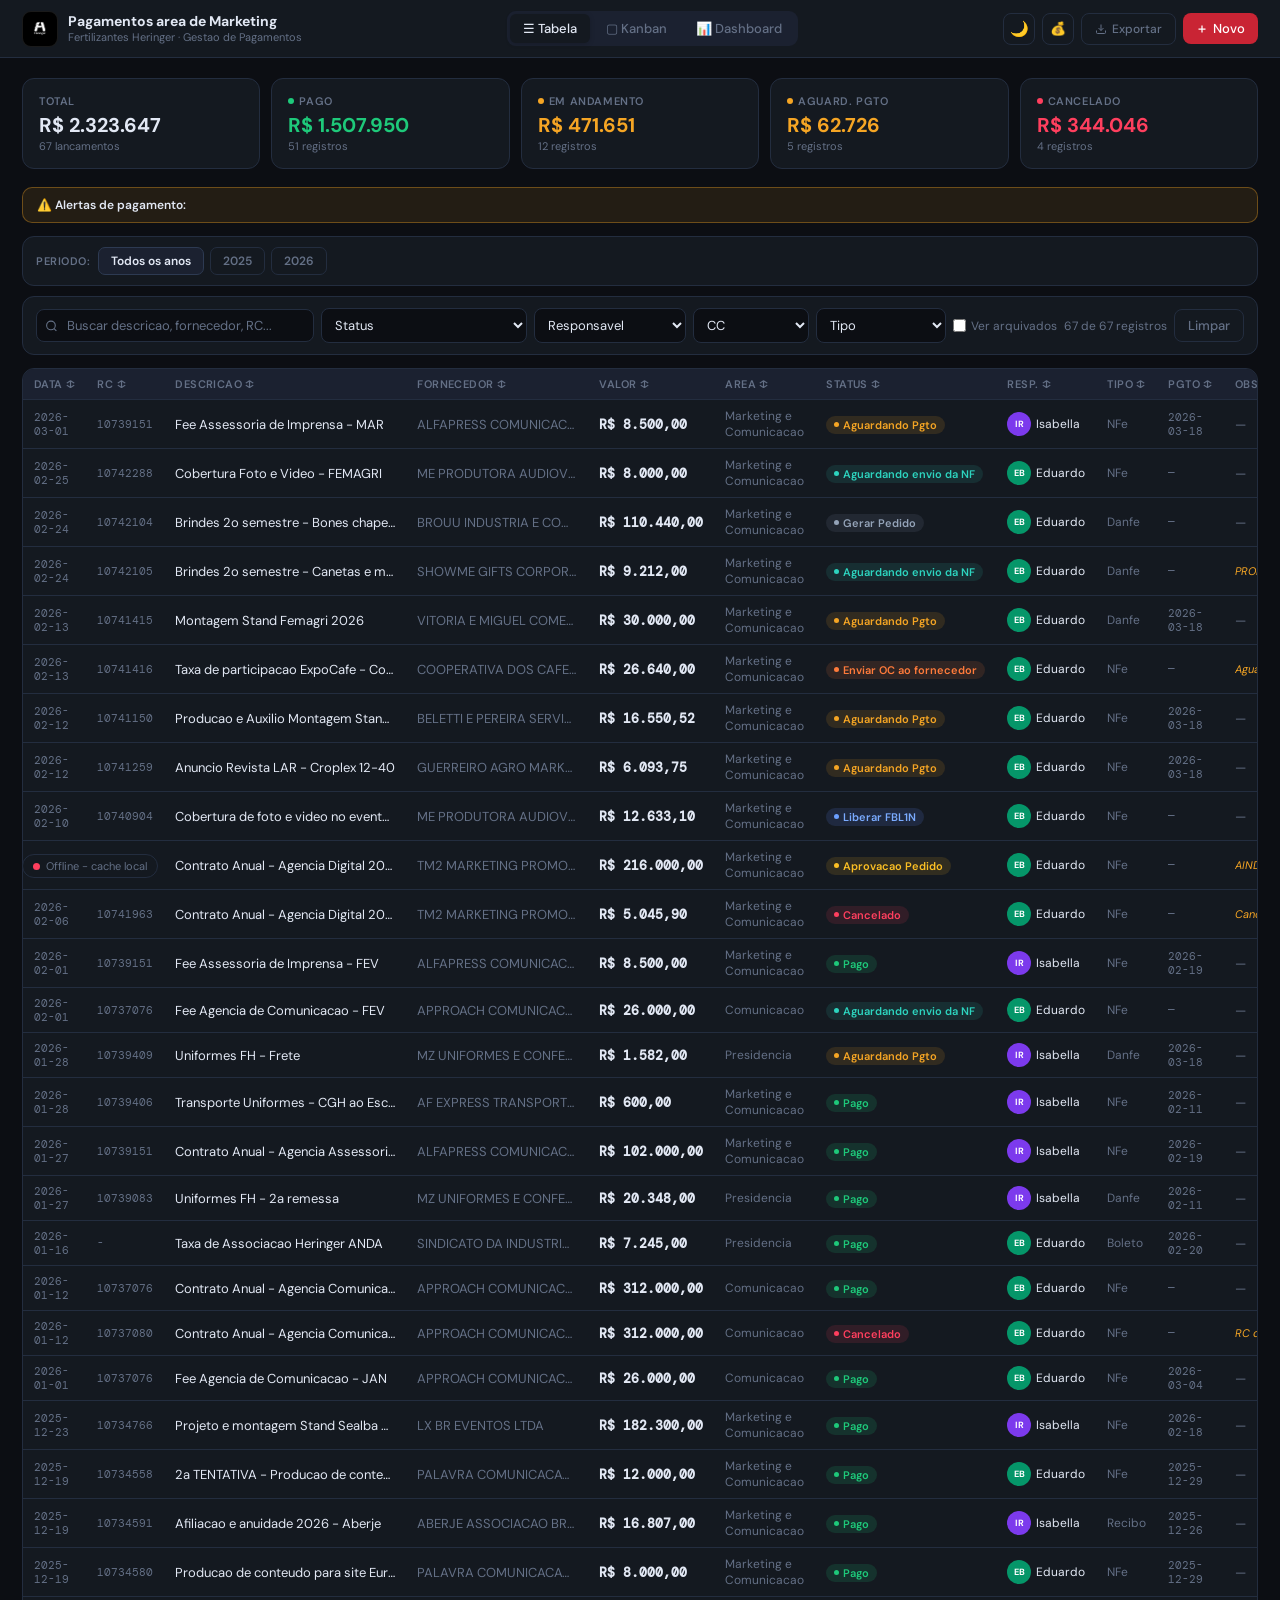
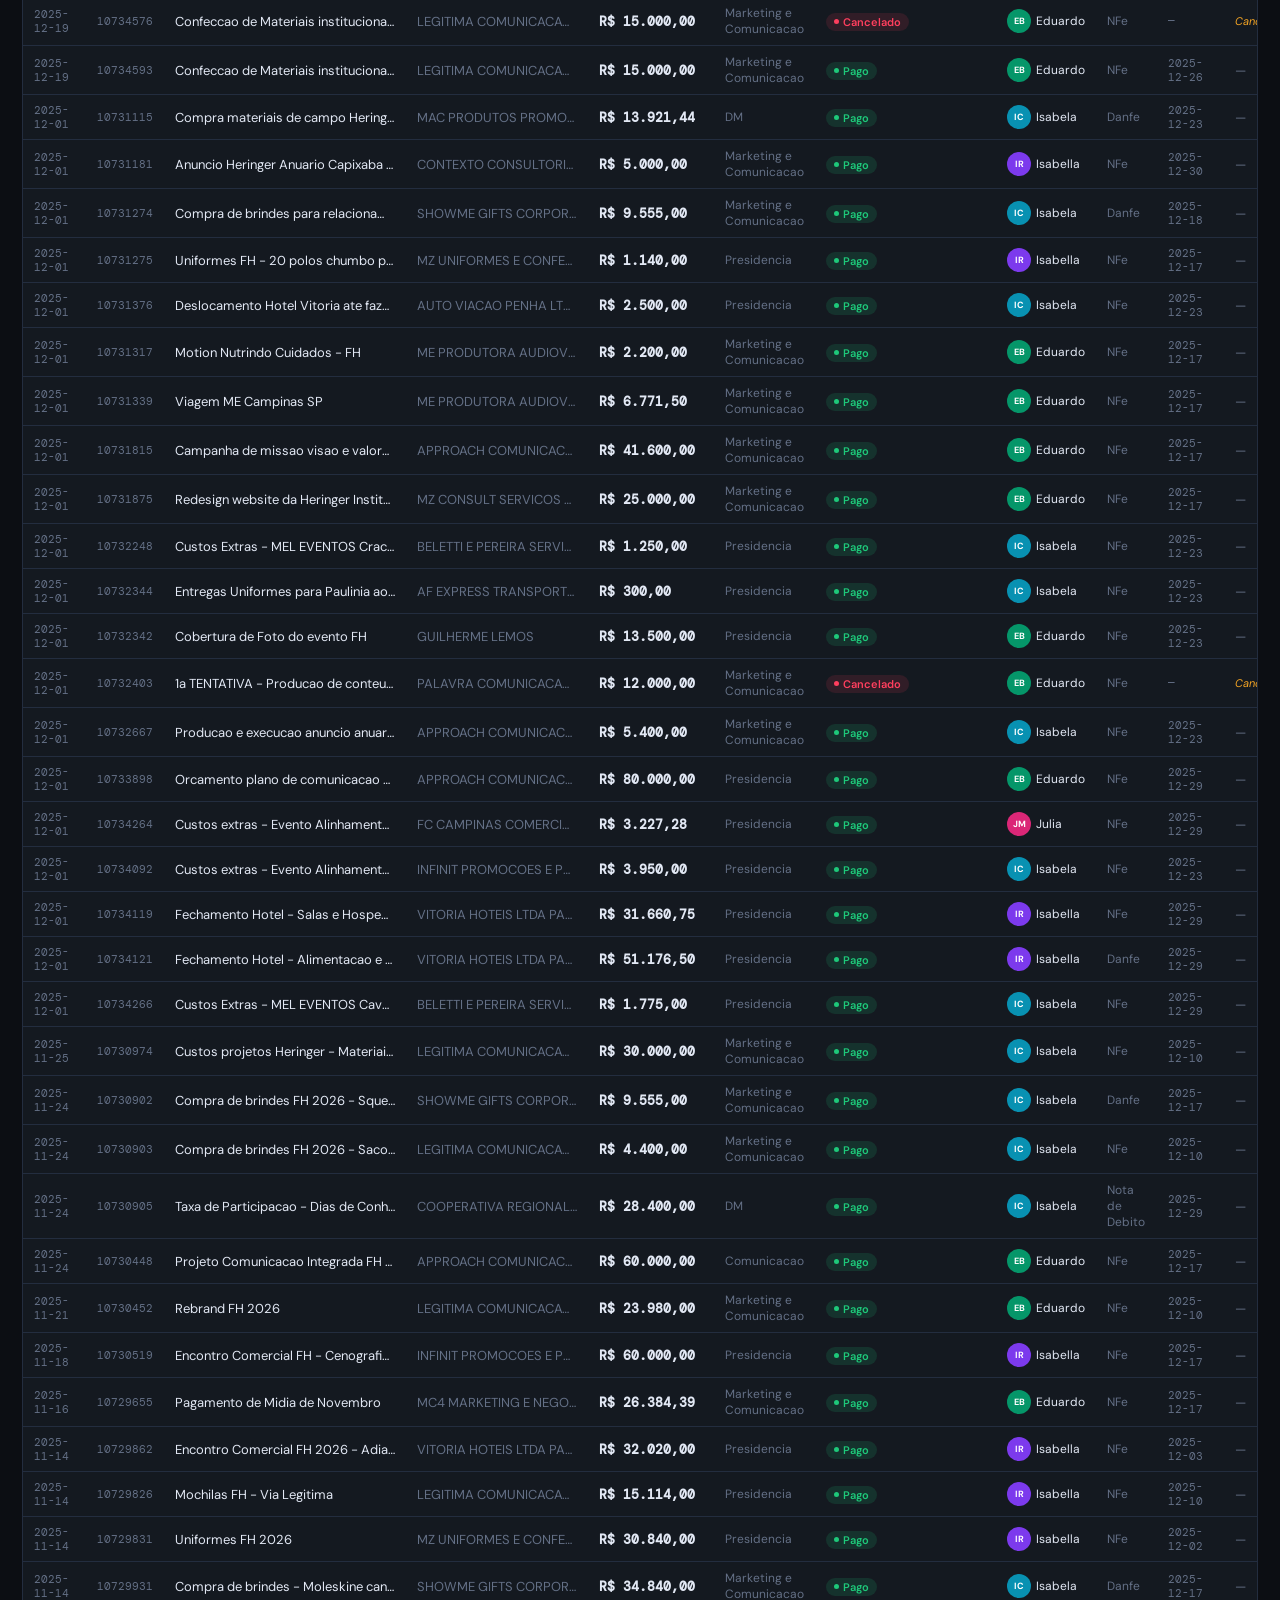
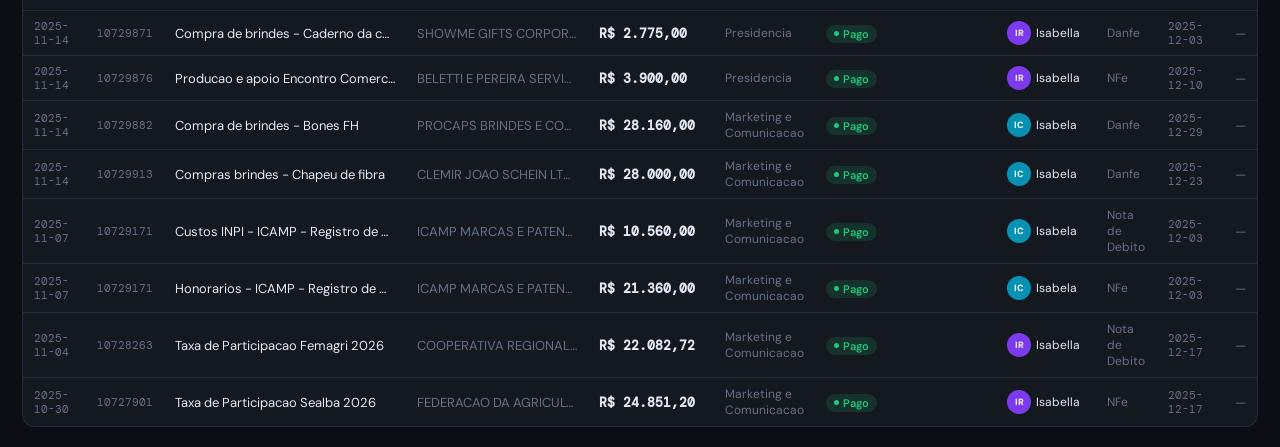
<file: PAGAMENTOS FH SITE.html>
<!DOCTYPE html>
<html lang="pt-BR">
<head>
<meta charset="UTF-8">
<meta name="viewport" content="width=device-width,initial-scale=1.0">
<title>Pagamentos Marketing</title>
<link rel="icon" type="image/png" href="[data-uri]">
<style>
@import url('https://fonts.googleapis.com/css2?family=DM+Sans:wght@300;400;500;600;700&family=DM+Mono:wght@400;500&display=swap');

:root,[data-theme="dark"]{
  --bg:#0c0e13;--sf:#141920;--sf2:#1b2130;--sf3:#222c3d;
  --br:#232d3f;--br2:#2d3a52;
  --tx:#e2e8f4;--tx2:#a0aec0;--mu:#647086;
  --ac:#c92434;--ac2:#e02d40;
  --acs:rgba(201,36,52,.13);
  --gr:#1ec97a;--rd:#ff3f5e;--yw:#f5a524;--or:#ff7b3b;--pu:#a78bfa;--tl:#2dd4bf;--bl:#3d72ff;
  --sh:0 4px 24px rgba(0,0,0,.4);
  --fn:'DM Sans',sans-serif;--mo:'DM Mono',monospace;
}
[data-theme="light"]{
  --bg:#f6f0f0;--sf:#fff;--sf2:#f0e8e9;--sf3:#e5d4d5;
  --br:#e0cccd;--br2:#c9a8aa;
  --tx:#1a0a0b;--tx2:#5c2e32;--mu:#9a6068;
  --ac:#c92434;--ac2:#991f23;
  --acs:rgba(201,36,52,.09);
  --gr:#15913e;--rd:#c0152a;--yw:#b07200;
  --sh:0 4px 24px rgba(100,20,25,.12);
}
[data-theme="light"] .logo-box{background:#c92434!important;border-color:rgba(0,0,0,.1)!important}

*{box-sizing:border-box;margin:0;padding:0}
body{background:var(--bg);color:var(--tx);font-family:var(--fn);font-size:14px;min-height:100vh;overflow-x:hidden;transition:background .22s,color .22s}

/* NAV */
.nav{background:var(--sf);border-bottom:1px solid var(--br);padding:0 22px;display:flex;align-items:center;justify-content:space-between;height:58px;position:sticky;top:0;z-index:300;gap:10px;transition:background .22s}
.nav-l{display:flex;align-items:center;gap:10px;flex-shrink:0}
.logo-box{width:36px;height:36px;background:#000;border-radius:9px;display:flex;align-items:center;justify-content:center;overflow:hidden;flex-shrink:0;border:1px solid rgba(255,255,255,.1)}
.logo-box img{width:28px;height:28px;object-fit:contain}
.nav-brand .nt{font-weight:700;font-size:14px;line-height:1.2}
.nav-brand .ns{font-size:11px;color:var(--mu)}
.nav-tabs{display:flex;gap:3px;background:var(--sf2);border-radius:9px;padding:3px;flex-shrink:0}
.nav-tab{padding:6px 13px;border-radius:6px;border:none;background:transparent;color:var(--mu);font-family:var(--fn);font-size:13px;font-weight:500;cursor:pointer;transition:all .14s;white-space:nowrap}
.nav-tab.active{background:var(--sf);color:var(--tx);box-shadow:0 1px 5px rgba(0,0,0,.18)}
.nav-tab:hover:not(.active){color:var(--tx)}
.nav-r{display:flex;align-items:center;gap:7px;flex-shrink:0}
.ib{width:32px;height:32px;border-radius:8px;border:1px solid var(--br);background:transparent;cursor:pointer;display:flex;align-items:center;justify-content:center;color:var(--mu);font-size:15px;transition:all .14s}
.ib:hover{color:var(--tx);border-color:var(--br2);background:var(--sf2)}
.ib.sm{width:27px;height:27px;font-size:12px}
.ib.danger:hover{color:var(--rd);border-color:rgba(255,63,94,.4)}
.ib.restore:hover{color:var(--gr);border-color:var(--gr)}

/* MAIN */
.main{padding:20px 22px;max-width:1800px;margin:0 auto}
.kpi-row{display:grid;grid-template-columns:repeat(auto-fit,minmax(170px,1fr));gap:11px;margin-bottom:18px}
.kpi{background:var(--sf);border:1px solid var(--br);border-radius:12px;padding:15px 16px;transition:border-color .18s,background .22s}
.kpi:hover{border-color:var(--br2)}
.kpi-lbl{font-size:11px;color:var(--mu);font-weight:600;text-transform:uppercase;letter-spacing:.6px;margin-bottom:7px;display:flex;align-items:center;gap:5px}
.kpi-dot{width:6px;height:6px;border-radius:50%;flex-shrink:0}
.kpi-val{font-size:20px;font-weight:700;line-height:1}
.kpi-sub{font-size:11px;color:var(--mu);margin-top:4px}

/* ALERT BAR */
.alert-bar{display:none;flex-wrap:wrap;gap:8px;align-items:center;margin-bottom:13px;background:rgba(245,165,36,.1);border:1px solid rgba(245,165,36,.35);border-radius:10px;padding:9px 14px}
.alert-item{display:inline-flex;align-items:center;gap:5px;background:rgba(245,165,36,.08);border:1px solid rgba(245,165,36,.25);border-radius:6px;padding:3px 9px;font-size:12px;cursor:pointer;transition:background .13s}
.alert-item:hover{background:rgba(245,165,36,.18)}
.alert-item.ov{background:rgba(255,63,94,.08);border-color:rgba(255,63,94,.3);color:var(--rd)}

/* DATE FILTER */
.date-nav{background:var(--sf);border:1px solid var(--br);border-radius:12px;padding:10px 13px;margin-bottom:10px;display:flex;align-items:center;gap:8px;flex-wrap:wrap;transition:background .22s}
.date-nav-lbl{font-size:11px;font-weight:600;color:var(--mu);text-transform:uppercase;letter-spacing:.5px;white-space:nowrap}
.year-btn{padding:5px 12px;border-radius:7px;border:1px solid var(--br);background:transparent;color:var(--mu);font-family:var(--fn);font-size:12px;font-weight:600;cursor:pointer;transition:all .13s;white-space:nowrap}
.year-btn.active{background:var(--sf2);color:var(--tx);border-color:var(--br2)}
.year-btn:hover:not(.active){color:var(--tx);border-color:var(--br2)}
.month-strip{display:flex;gap:3px;flex-wrap:wrap}
.month-btn{padding:4px 9px;border-radius:6px;border:1px solid transparent;background:transparent;color:var(--mu);font-family:var(--fn);font-size:12px;cursor:pointer;transition:all .12s;white-space:nowrap}
.month-btn.active{background:var(--ac);color:#fff;border-color:var(--ac)}
.month-btn:hover:not(.active){color:var(--tx);background:var(--sf2)}
.month-btn.disabled{opacity:.3;pointer-events:none}
.date-sep{width:1px;height:20px;background:var(--br);flex-shrink:0}

/* TOOLBAR */
.toolbar{background:var(--sf);border:1px solid var(--br);border-radius:12px;padding:11px 13px;margin-bottom:13px;display:flex;gap:7px;flex-wrap:wrap;align-items:center;transition:background .22s}
.sw{position:relative;flex:1;min-width:180px}
.sw svg{position:absolute;left:9px;top:50%;transform:translateY(-50%);color:var(--mu);pointer-events:none}
.si{width:100%;background:var(--bg);border:1px solid var(--br);border-radius:8px;padding:7px 9px 7px 30px;color:var(--tx);font-family:var(--fn);font-size:13px;outline:none;transition:border-color .18s}
.si:focus{border-color:var(--ac)}
.si::placeholder{color:var(--mu)}
select,.fs{background:var(--bg);border:1px solid var(--br);border-radius:8px;padding:7px 9px;color:var(--tx);font-family:var(--fn);font-size:13px;outline:none;cursor:pointer;transition:border-color .18s}
select:focus{border-color:var(--ac)}
select option{background:var(--sf2)}
.btn{display:flex;align-items:center;gap:5px;padding:7px 13px;border-radius:8px;font-family:var(--fn);font-size:13px;font-weight:500;cursor:pointer;border:none;transition:all .14s;white-space:nowrap}
.bp{background:var(--ac);color:#fff}.bp:hover{background:var(--ac2)}
.bg{background:transparent;color:var(--mu);border:1px solid var(--br)}.bg:hover{color:var(--tx);border-color:var(--br2);background:var(--sf2)}
.bd{background:transparent;color:var(--rd);border:1px solid rgba(255,63,94,.3)}.bd:hover{background:var(--rd);color:#fff;border-color:var(--rd)}
.rc{font-size:12px;color:var(--mu);margin-left:auto;white-space:nowrap}

/* TABLE */
.tw{background:var(--sf);border:1px solid var(--br);border-radius:12px;overflow:hidden}
.ts{overflow-x:auto}
table{width:100%;border-collapse:collapse}
thead{position:sticky;top:0;z-index:10}
th{background:var(--sf2);padding:8px 11px;text-align:left;font-size:11px;font-weight:600;color:var(--mu);text-transform:uppercase;letter-spacing:.4px;border-bottom:1px solid var(--br);white-space:nowrap;cursor:pointer;user-select:none}
th:hover{color:var(--tx)}
th.sorted{color:var(--ac)}
td{padding:8px 11px;border-bottom:1px solid var(--br);vertical-align:middle;font-size:13px;transition:background .12s}
tr:last-child td{border-bottom:none}
tr:hover td{background:var(--acs)}
tr.arch td{opacity:.48}
tr.arch td:first-child{border-left:3px solid var(--rd)}
.cd{max-width:220px;overflow:hidden;text-overflow:ellipsis;white-space:nowrap}
.cf{max-width:160px;overflow:hidden;text-overflow:ellipsis;white-space:nowrap;color:var(--mu)}
.co{max-width:150px;overflow:hidden;text-overflow:ellipsis;white-space:nowrap;font-size:11px;font-style:italic;color:var(--yw)}
.mo{font-family:var(--mo);font-size:11px;color:var(--mu)}
.vl{font-family:var(--mo);font-weight:600;white-space:nowrap}
.badge{display:inline-flex;align-items:center;gap:4px;padding:2px 8px;border-radius:20px;font-size:11px;font-weight:600;white-space:nowrap}
.bd2{width:5px;height:5px;border-radius:50%;flex-shrink:0}
.av{display:inline-flex;align-items:center;justify-content:center;width:24px;height:24px;border-radius:50%;font-size:9px;font-weight:700;flex-shrink:0}

/* KANBAN */
.kanban{display:flex;gap:11px;overflow-x:auto;padding-bottom:12px;align-items:flex-start}
.kc{flex-shrink:0;width:250px;background:var(--sf);border:1px solid var(--br);border-radius:12px;display:flex;flex-direction:column;transition:background .22s,border-color .15s}
.kc.dov{border-color:var(--ac);border-style:dashed;background:var(--acs)}
.kc-hd{padding:10px 12px;border-bottom:1px solid var(--br);display:flex;align-items:center;justify-content:space-between;gap:8px}
.kc-title{font-size:12px;font-weight:600;display:flex;align-items:center;gap:6px}
.kcnt{font-size:10px;background:var(--sf2);border-radius:10px;padding:1px 7px;color:var(--mu)}
.ktot{font-size:11px;font-family:var(--mo);color:var(--mu)}
.k-cards{padding:7px;display:flex;flex-direction:column;gap:6px;flex:1;overflow-y:auto;max-height:73vh;min-height:50px}
.kcard{background:var(--sf2);border:1px solid var(--br);border-radius:8px;padding:10px;cursor:grab;transition:border-color .14s,opacity .14s;user-select:none}
.kcard:hover{border-color:var(--br2);box-shadow:0 2px 8px rgba(0,0,0,.2)}
.kcard.dragging{opacity:.35;cursor:grabbing}
.kc-desc{font-size:12px;line-height:1.4;margin-bottom:6px;overflow:hidden;display:-webkit-box;-webkit-line-clamp:2;-webkit-box-orient:vertical}
.kc-forn{font-size:11px;color:var(--mu);overflow:hidden;text-overflow:ellipsis;white-space:nowrap}
.kc-meta{display:flex;justify-content:space-between;align-items:center;margin-top:6px}
.kc-val{font-size:12px;font-weight:600;font-family:var(--mo);color:var(--ac)}
.kph{height:52px;border:2px dashed var(--ac);border-radius:8px;opacity:.6;display:none}
.kph.vis{display:block}

/* MODALS */
.ov{position:fixed;inset:0;background:rgba(0,0,0,.72);backdrop-filter:blur(5px);z-index:500;display:flex;align-items:center;justify-content:center;padding:16px;opacity:0;pointer-events:none;transition:opacity .2s}
.ov.open{opacity:1;pointer-events:all}
.modal{background:var(--sf);border:1px solid var(--br2);border-radius:16px;width:100%;max-width:700px;max-height:92vh;overflow-y:auto;transform:translateY(16px);transition:transform .22s,background .22s}
.ov.open .modal{transform:translateY(0)}
.msm{max-width:460px}
.mhd{padding:17px 22px;border-bottom:1px solid var(--br);display:flex;align-items:center;justify-content:space-between;gap:10px;position:sticky;top:0;background:var(--sf);border-radius:16px 16px 0 0;z-index:1}
.mtitle{font-size:15px;font-weight:600}
.mbody{padding:20px}
.mft{padding:13px 22px;border-top:1px solid var(--br);display:flex;gap:8px;justify-content:flex-end;position:sticky;bottom:0;background:var(--sf);border-radius:0 0 16px 16px}

/* WIZARD FORM */
.wz-step{display:none}
.wz-step.active{display:block}
.type-cards{display:grid;grid-template-columns:1fr 1fr;gap:12px;margin:8px 0}
.type-card{border:2px solid var(--br);border-radius:12px;padding:20px 16px;cursor:pointer;text-align:center;transition:all .16s;background:var(--sf2)}
.type-card:hover{border-color:var(--br2);background:var(--sf3)}
.type-card.selected{border-color:var(--ac);background:var(--acs)}
.type-card-icon{font-size:28px;margin-bottom:8px}
.type-card-title{font-size:14px;font-weight:600;margin-bottom:4px}
.type-card-desc{font-size:11px;color:var(--mu);line-height:1.4}
.wz-progress{display:flex;align-items:center;gap:6px;margin-bottom:20px}
.wz-step-dot{width:22px;height:22px;border-radius:50%;border:2px solid var(--br);display:flex;align-items:center;justify-content:center;font-size:11px;font-weight:700;color:var(--mu);transition:all .2s;flex-shrink:0}
.wz-step-dot.done{background:var(--gr);border-color:var(--gr);color:#fff}
.wz-step-dot.current{background:var(--ac);border-color:var(--ac);color:#fff}
.wz-step-line{flex:1;height:2px;background:var(--br);border-radius:1px}
.wz-step-line.done{background:var(--gr)}
.wz-step-lbl{font-size:13px;font-weight:600;color:var(--tx);margin-bottom:14px}
.fg{display:grid;grid-template-columns:1fr 1fr;gap:12px}
.fi-g{display:flex;flex-direction:column;gap:5px}
.fi-g.full{grid-column:1/-1}
.fi-lbl{font-size:11px;font-weight:600;color:var(--mu);text-transform:uppercase;letter-spacing:.45px}
.fi{background:var(--bg);border:1px solid var(--br);border-radius:8px;padding:7px 10px;color:var(--tx);font-family:var(--fn);font-size:13px;outline:none;transition:border-color .18s;width:100%}
.fi:focus{border-color:var(--ac)}
.fi.err{border-color:var(--rd)!important}
.ft{background:var(--bg);border:1px solid var(--br);border-radius:8px;padding:7px 10px;color:var(--tx);font-family:var(--fn);font-size:13px;outline:none;width:100%;resize:vertical;min-height:58px}
.ft:focus{border-color:var(--ac)}
.fi-hint{font-size:10px;color:var(--mu);margin-top:2px}
.fi-err{font-size:10px;color:var(--rd);margin-top:2px;display:none}

/* DETAIL */
.dg{display:grid;grid-template-columns:1fr 1fr;gap:13px}
.di{display:flex;flex-direction:column;gap:3px}
.di.full{grid-column:1/-1}
.di-lbl{font-size:10px;color:var(--mu);font-weight:600;text-transform:uppercase;letter-spacing:.5px}
.di-val{font-size:13px}
.audit-e{font-size:11px;padding:5px 0;border-bottom:1px solid var(--br);display:flex;gap:8px}
.audit-e:last-child{border-bottom:none}
.audit-dt{font-family:var(--mo);color:var(--ac);flex-shrink:0;white-space:nowrap}

/* DASHBOARD */
.dash-f{background:var(--sf);border:1px solid var(--br);border-radius:12px;padding:11px 13px;margin-bottom:13px;display:flex;gap:7px;flex-wrap:wrap;align-items:center}
.dgrid{display:grid;gap:12px}
.dg2{grid-template-columns:1fr 1fr}
.dg3{grid-template-columns:1fr 1fr 1fr}
.cc{background:var(--sf);border:1px solid var(--br);border-radius:12px;padding:17px;overflow:hidden}
.ct{font-size:13px;font-weight:600;margin-bottom:3px}
.cs{font-size:11px;color:var(--mu);margin-bottom:15px}
.br-row{display:flex;align-items:center;gap:9px;margin-bottom:8px}
.bl{font-size:12px;width:130px;flex-shrink:0;overflow:hidden;text-overflow:ellipsis;white-space:nowrap}
.bt{flex:1;height:7px;background:var(--sf2);border-radius:4px;overflow:hidden}
.bf{height:100%;border-radius:4px;transition:width .45s ease}
.bv{font-size:11px;font-family:var(--mo);color:var(--mu);width:90px;text-align:right;flex-shrink:0}
.pl{display:flex;flex-direction:column;gap:7px}
.pi{display:flex;align-items:center;gap:7px;font-size:12px}
.pdot{width:9px;height:9px;border-radius:3px;flex-shrink:0}
.sl{display:flex;flex-direction:column}
.sr{display:flex;justify-content:space-between;align-items:center;padding:7px 0;border-bottom:1px solid var(--br)}
.sr:last-child{border-bottom:none}
.sn{font-family:var(--mo);font-size:13px;font-weight:600;color:var(--ac)}
.bgt-trk{height:8px;background:var(--sf2);border-radius:4px;overflow:hidden;margin:4px 0}
.bgt-fill{height:100%;border-radius:4px;transition:width .4s}
.bgt-row{display:flex;flex-direction:column;gap:5px;padding:10px;background:var(--sf2);border-radius:8px;border:1px solid var(--br)}

/* TOAST */
.toasts{position:fixed;bottom:20px;right:20px;z-index:999;display:flex;flex-direction:column;gap:7px}
.sync-bar{position:fixed;top:58px;left:0;right:0;z-index:200;height:3px;background:transparent;pointer-events:none}
.sync-bar-inner{height:100%;width:0;background:var(--ac);transition:width .3s,opacity .5s;border-radius:0 2px 2px 0}
.sync-dot{position:fixed;bottom:22px;left:22px;z-index:999;display:flex;align-items:center;gap:6px;font-size:11px;color:var(--mu);background:var(--sf);border:1px solid var(--br);border-radius:20px;padding:4px 10px;opacity:0;transition:opacity .3s}
.sync-dot.vis{opacity:1}
.sync-circle{width:7px;height:7px;border-radius:50%;background:var(--gr);flex-shrink:0}
.sync-circle.spin{background:var(--yw);animation:pulse .8s infinite}
.sync-circle.err{background:var(--rd)}
@keyframes pulse{0%,100%{opacity:1}50%{opacity:.3}}
.toast{background:var(--sf2);border:1px solid var(--br2);border-left:3px solid var(--gr);border-radius:10px;padding:10px 14px;display:flex;align-items:center;gap:8px;font-size:13px;animation:tin .2s;min-width:180px;box-shadow:var(--sh)}
.toast.err{border-left-color:var(--rd)}
.toast.warn{border-left-color:var(--yw)}
@keyframes tin{from{opacity:0;transform:translateX(15px)}to{opacity:1;transform:none}}
::-webkit-scrollbar{width:5px;height:5px}
::-webkit-scrollbar-track{background:transparent}
::-webkit-scrollbar-thumb{background:var(--br2);border-radius:3px}
.empty{text-align:center;padding:55px 20px;color:var(--mu)}
.empty-icon{font-size:34px;opacity:.3;margin-bottom:10px}
@media(max-width:768px){.fg,.dg,.dg2,.dg3{grid-template-columns:1fr}.kpi-row{grid-template-columns:1fr 1fr}.type-cards{grid-template-columns:1fr}}
</style>
</head>
<body data-theme="dark">
<nav class="nav">
  <div class="nav-l">
    <div class="logo-box"><img src="[data-uri]" alt="FH"></div>
    <div class="nav-brand"><div class="nt">Pagamentos area de Marketing</div><div class="ns">Fertilizantes Heringer &middot; Gestao de Pagamentos</div></div>
  </div>
  <div class="nav-tabs">
    <button class="nav-tab active" id="tab-table" onclick="switchTab('table')">&#9776; Tabela</button>
    <button class="nav-tab" id="tab-kanban" onclick="switchTab('kanban')">&#9634; Kanban</button>
    <button class="nav-tab" id="tab-dash" onclick="switchTab('dash')">&#128202; Dashboard</button>
  </div>
  <div class="nav-r">
    <button class="ib" id="theme-btn" onclick="toggleTheme()" title="Alternar tema">&#127769;</button>
    <button class="ib" onclick="openBudget()" title="Orcamentos por CC" style="font-size:13px">&#128176;</button>
    <button class="btn bg" onclick="exportCSV()" style="font-size:12px">
      <svg width="12" height="12" fill="none" stroke="currentColor" stroke-width="2" viewBox="0 0 24 24"><path d="M21 15v4a2 2 0 01-2 2H5a2 2 0 01-2-2v-4"/><polyline points="7 10 12 15 17 10"/><line x1="12" y1="15" x2="12" y2="3"/></svg>
      Exportar
    </button>
    <button class="btn bp" onclick="openWizard()">
      <svg width="12" height="12" fill="none" stroke="currentColor" stroke-width="2.5" viewBox="0 0 24 24"><path d="M12 5v14M5 12h14"/></svg>
      Novo
    </button>
  </div>
</nav>

<div class="main">
  <div class="kpi-row" id="kpi-row"></div>
  <div class="alert-bar" id="alert-bar"></div>

  <!-- DATE NAVIGATOR (shared) -->
  <div class="date-nav" id="date-nav">
    <span class="date-nav-lbl">Periodo:</span>
    <div id="year-group" style="display:flex;gap:6px;align-items:center;flex-wrap:wrap"></div>
    <div class="date-sep" id="date-sep" style="display:none"></div>
    <div class="month-strip" id="month-strip"></div>
  </div>

  <!-- TABLE VIEW -->
  <div id="view-table">
    <div class="toolbar">
      <div class="sw"><svg width="13" height="13" fill="none" stroke="currentColor" stroke-width="2" viewBox="0 0 24 24"><circle cx="11" cy="11" r="8"/><path d="m21 21-4.35-4.35"/></svg><input class="si" id="t-search" placeholder="Buscar descricao, fornecedor, RC..." oninput="applyFilters()"></div>
      <select id="t-status" onchange="applyFilters()"><option value="">Status</option></select>
      <select id="t-resp" onchange="applyFilters()"><option value="">Responsavel</option></select>
      <select id="t-cc" onchange="applyFilters()"><option value="">CC</option></select>
      <select id="t-tipo" onchange="applyFilters()"><option value="">Tipo</option></select>
      <label style="display:flex;align-items:center;gap:5px;font-size:12px;color:var(--mu);cursor:pointer;user-select:none"><input type="checkbox" id="t-arch" onchange="applyFilters()"> Ver arquivados</label>
      <span class="rc" id="t-count"></span>
      <button class="btn bg" onclick="clearFilters()">Limpar</button>
    </div>
    <div class="tw"><div class="ts"><table>
      <thead><tr>
        <th onclick="sortBy('dl')">Data<span id="si-dl"> &#8597;</span></th>
        <th onclick="sortBy('rc')">RC<span id="si-rc"> &#8597;</span></th>
        <th onclick="sortBy('desc')">Descricao<span id="si-desc"> &#8597;</span></th>
        <th onclick="sortBy('forn')">Fornecedor<span id="si-forn"> &#8597;</span></th>
        <th onclick="sortBy('valor')">Valor<span id="si-val"> &#8597;</span></th>
        <th onclick="sortBy('area')">Area<span id="si-area"> &#8597;</span></th>
        <th onclick="sortBy('status')">Status<span id="si-st"> &#8597;</span></th>
        <th onclick="sortBy('_resp')">Resp.<span id="si-resp"> &#8597;</span></th>
        <th onclick="sortBy('tipo')">Tipo<span id="si-tipo"> &#8597;</span></th>
        <th onclick="sortBy('dp')">Pgto<span id="si-pgto"> &#8597;</span></th>
        <th onclick="sortBy('obs')">Obs<span id="si-obs"> &#8597;</span></th>
        <th style="cursor:default">Acoes</th>
      </tr></thead>
      <tbody id="t-body"></tbody>
    </table></div></div>
    <div id="t-empty" class="empty" style="display:none"><div class="empty-icon">&#128269;</div><div>Nenhum pagamento encontrado</div></div>
  </div>

  <!-- KANBAN VIEW -->
  <div id="view-kanban" style="display:none">
    <div class="toolbar">
      <select id="k-resp" onchange="applyFilters()"><option value="">Responsavel</option></select>
      <select id="k-cc" onchange="applyFilters()"><option value="">CC</option></select>
      <span style="font-size:12px;color:var(--mu);margin-left:4px">&#128161; Arraste para mover entre etapas</span>
      <span class="rc" id="k-count"></span>
      <button class="btn bg" onclick="clearFilters()">Limpar</button>
    </div>
    <div class="kanban" id="kanban-board"></div>
  </div>

  <!-- DASHBOARD VIEW -->
  <div id="view-dash" style="display:none">
    <div class="dash-f">
      <select id="d-resp" onchange="renderDash()"><option value="">Responsavel</option></select>
      <select id="d-cc" onchange="renderDash()"><option value="">CC</option></select>
      <button class="btn bg" onclick="clearDashF()">Limpar</button>
    </div>
    <div id="dash-content"></div>
  </div>
</div>

<div class="toasts" id="toasts"></div>
<div class="sync-bar"><div class="sync-bar-inner" id="sync-bar-inner"></div></div>
<div class="sync-dot" id="sync-dot"><div class="sync-circle" id="sync-circle"></div><span id="sync-lbl">Sincronizado</span></div>

<!-- ===== WIZARD FORM MODAL ===== -->
<div class="ov" id="ov-form">
  <div class="modal">
    <div class="mhd">
      <div class="mtitle" id="wz-modal-title">Novo Registro</div>
      <button class="ib sm" onclick="closeOv('ov-form')">&#10005;</button>
    </div>
    <div class="mbody">
      <!-- Progress bar -->
      <div class="wz-progress" id="wz-progress" style="display:none">
        <div class="wz-step-dot" id="wzdot-1">1</div>
        <div class="wz-step-line" id="wzline-1"></div>
        <div class="wz-step-dot" id="wzdot-2">2</div>
        <div class="wz-step-line" id="wzline-2"></div>
        <div class="wz-step-dot" id="wzdot-3">3</div>
      </div>

      <!-- Step 1: Choose type -->
      <div class="wz-step active" id="wz-s1">
        <div style="font-size:13px;color:var(--mu);margin-bottom:16px">O que voce deseja cadastrar?</div>
        <div class="type-cards">
          <div class="type-card" id="tc-rc" onclick="selectType('rc')">
            <div class="type-card-icon">&#128196;</div>
            <div class="type-card-title">Requisicao de Compra</div>
            <div class="type-card-desc">Abertura de RC no SAP. Ainda nao possui numero de pedido/OC.</div>
          </div>
          <div class="type-card" id="tc-pedido" onclick="selectType('pedido')">
            <div class="type-card-icon">&#128203;</div>
            <div class="type-card-title">Pedido / OC</div>
            <div class="type-card-desc">Pedido ja gerado com numero de OC. Fornecedor ja selecionado.</div>
          </div>
        </div>
      </div>

      <!-- Step 2: Core info -->
      <div class="wz-step" id="wz-s2">
        <div class="wz-step-lbl" id="wz-s2-lbl">Informacoes Basicas</div>
        <div class="fg" id="wz-s2-fields"></div>
      </div>

      <!-- Step 3: Details & Status -->
      <div class="wz-step" id="wz-s3">
        <div class="wz-step-lbl">Detalhes e Status</div>
        <div class="fg" id="wz-s3-fields"></div>
      </div>
    </div>
    <div class="mft">
      <button class="btn bg" id="wz-back" onclick="wzBack()" style="display:none">&#8592; Voltar</button>
      <button class="btn bg" onclick="closeOv('ov-form')">Cancelar</button>
      <button class="btn bp" id="wz-next" onclick="wzNext()">Continuar &#8594;</button>
    </div>
  </div>
</div>

<!-- DETAIL MODAL -->
<div class="ov" id="ov-detail">
  <div class="modal">
    <div class="mhd">
      <div class="mtitle">Detalhes do Pagamento</div>
      <div style="display:flex;gap:3px;background:var(--sf2);border-radius:7px;padding:2px">
        <button class="nav-tab active" id="dtab-info" onclick="switchDTab('info')" style="padding:4px 11px;font-size:12px">Informacoes</button>
        <button class="nav-tab" id="dtab-audit" onclick="switchDTab('audit')" style="padding:4px 11px;font-size:12px">Historico</button>
      </div>
      <button class="ib sm" onclick="closeOv('ov-detail')">&#10005;</button>
    </div>
    <div class="mbody" id="detail-body"></div>
    <div class="mbody" id="detail-audit" style="display:none"><div id="audit-content"></div></div>
    <div class="mft"><button class="btn bg" onclick="closeOv('ov-detail')">Fechar</button><button class="btn bp" onclick="editFromDetail()">&#9999;&#65039; Editar</button></div>
  </div>
</div>

<!-- ARCHIVE MODAL -->
<div class="ov" id="ov-arch">
  <div class="modal msm">
    <div class="mhd"><div class="mtitle" id="arch-title">Arquivar Registro</div><button class="ib sm" onclick="closeOv('ov-arch')">&#10005;</button></div>
    <div class="mbody" style="text-align:center;padding:26px 22px">
      <div style="font-size:34px;margin-bottom:12px" id="arch-icon">&#128194;</div>
      <div style="font-size:13px;color:var(--mu);margin-bottom:8px" id="arch-msg"></div>
      <div style="font-size:13px;font-weight:600" id="arch-prev"></div>
    </div>
    <div class="mft"><button class="btn bg" onclick="closeOv('ov-arch')">Cancelar</button><button class="btn bd" id="arch-btn" onclick="confirmArch()">Arquivar</button></div>
  </div>
</div>

<!-- BUDGET MODAL -->
<div class="ov" id="ov-budget">
  <div class="modal msm">
    <div class="mhd"><div class="mtitle">&#128176; Orcamentos por CC</div><button class="ib sm" onclick="closeOv('ov-budget')">&#10005;</button></div>
    <div class="mbody">
      <p style="font-size:12px;color:var(--mu);margin-bottom:14px">Defina o teto de orcamento por centro de custo. Os dados sao salvos no navegador.</p>
      <div id="budget-list" style="display:flex;flex-direction:column;gap:10px"></div>
    </div>
    <div class="mft"><button class="btn bg" onclick="closeOv('ov-budget')">Fechar</button><button class="btn bp" onclick="saveBudgets()">Salvar</button></div>
  </div>
</div>
<script>
// SUPABASE
const SB_URL="https://ejzemhsagyxcndxwpimf.supabase.co";
const SB_KEY="eyJhbGciOiJIUzI1NiIsInR5cCI6IkpXVCJ9.eyJpc3MiOiJzdXBhYmFzZSIsInJlZiI6ImVqemVtaHNhZ3l4Y25keHdwaW1mIiwicm9sZSI6ImFub24iLCJpYXQiOjE3NzMxNzUzNTIsImV4cCI6MjA4ODc1MTM1Mn0.v85WNMeK4RRLahBPYaPt8NoUnY2Gp9wfPL25JtOp9c4";
async function sbFetch(method,body){const res=await fetch(SB_URL+"/rest/v1/pagamentos?id=eq.1",{method,headers:{"apikey":SB_KEY,"Authorization":"Bearer "+SB_KEY,"Content-Type":"application/json","Prefer":method==="POST"?"return=minimal":"return=representation"},body:body?JSON.stringify(body):undefined});if(!res.ok)throw new Error(await res.text());return method==="GET"?res.json():null;}

const DATA_RAW = [{"dl": "2025-10-30", "rc": "10727901", "oc": "4501030237", "cc": "E9013F2602", "area": "Marketing e Comunicacao", "desc": "Taxa de Participacao Sealba 2026", "valor": 24851.2, "codforn": "1000018020", "forn": "FEDERACAO DA AGRICULTURA E PECUARIA", "resppgto": null, "status": "10 - Pago", "tipo": "NFe", "sn": null, "ndoc": null, "dp": "2025-12-17", "obs": null, "_resp": "Isabella Robaina", "_ano": "2025", "_mes": 10, "_id": 0, "_archived": false, "_audit": []}, {"dl": "2025-11-04", "rc": "10728263", "oc": "4501036901", "cc": "E9013F2602", "area": "Marketing e Comunicacao", "desc": "Taxa de Participacao Femagri 2026", "valor": 22082.72, "codforn": "1000006927", "forn": "COOPERATIVA REGIONAL DE CAFEICULTORES EM GUAXUPE", "resppgto": null, "status": "10 - Pago", "tipo": "Nota de Debito", "sn": null, "ndoc": "5100053870", "dp": "2025-12-17", "obs": null, "_resp": "Isabella Robaina", "_ano": "2025", "_mes": 11, "_id": 1, "_archived": false, "_audit": []}, {"dl": "2025-11-07", "rc": "10729171", "oc": "4501041948", "cc": "E9013F2602", "area": "Marketing e Comunicacao", "desc": "Custos INPI - ICAMP - Registro de marca FH", "valor": 10560.0, "codforn": "1000018944", "forn": "ICAMP MARCAS E PATENTES LTDA", "resppgto": null, "status": "10 - Pago", "tipo": "Nota de Debito", "sn": null, "ndoc": null, "dp": "2025-12-03", "obs": null, "_resp": "Isabela Comparoni", "_ano": "2025", "_mes": 11, "_id": 2, "_archived": false, "_audit": []}, {"dl": "2025-11-07", "rc": "10729171", "oc": "4501041948", "cc": "E9013F2602", "area": "Marketing e Comunicacao", "desc": "Honorarios - ICAMP - Registro de marca FH", "valor": 21360.0, "codforn": "1000018944", "forn": "ICAMP MARCAS E PATENTES LTDA", "resppgto": null, "status": "10 - Pago", "tipo": "NFe", "sn": null, "ndoc": null, "dp": "2025-12-03", "obs": null, "_resp": "Isabela Comparoni", "_ano": "2025", "_mes": 11, "_id": 3, "_archived": false, "_audit": []}, {"dl": "2025-11-14", "rc": "10729862", "oc": "4501043239", "cc": "E9011A2701", "area": "Presidencia", "desc": "Encontro Comercial FH 2026 - Adiantamento", "valor": 32020.0, "codforn": "1000018533", "forn": "VITORIA HOTEIS LTDA PAULINIA SP", "resppgto": null, "status": "10 - Pago", "tipo": "NFe", "sn": null, "ndoc": null, "dp": "2025-12-03", "obs": null, "_resp": "Isabella Robaina", "_ano": "2025", "_mes": 11, "_id": 4, "_archived": false, "_audit": []}, {"dl": "2025-11-14", "rc": "10729826", "oc": "4501042154", "cc": "E9011A2701", "area": "Presidencia", "desc": "Mochilas FH - Via Legitima", "valor": 15114.0, "codforn": "1000003976", "forn": "LEGITIMA COMUNICACAO INTEGRADA", "resppgto": null, "status": "10 - Pago", "tipo": "NFe", "sn": "RITM0270815", "ndoc": "5100052746", "dp": "2025-12-10", "obs": null, "_resp": "Isabella Robaina", "_ano": "2025", "_mes": 11, "_id": 5, "_archived": false, "_audit": []}, {"dl": "2025-11-14", "rc": "10729831", "oc": "4501042149", "cc": "E9011A2701", "area": "Presidencia", "desc": "Uniformes FH 2026", "valor": 30840.0, "codforn": "1000028346", "forn": "MZ UNIFORMES E CONFECCOES LTDA", "resppgto": null, "status": "10 - Pago", "tipo": "NFe", "sn": null, "ndoc": "5100050744", "dp": "2025-12-02", "obs": null, "_resp": "Isabella Robaina", "_ano": "2025", "_mes": 11, "_id": 6, "_archived": false, "_audit": []}, {"dl": "2025-11-14", "rc": "10729931", "oc": "4501049899", "cc": "E9013F2602", "area": "Marketing e Comunicacao", "desc": "Compra de brindes - Moleskine canetas e ecobag", "valor": 34840.0, "codforn": "1000022710", "forn": "SHOWME GIFTS CORPORATE BRINDES LTDA", "resppgto": null, "status": "10 - Pago", "tipo": "Danfe", "sn": "RITM0271029", "ndoc": "5100053433", "dp": "2025-12-17", "obs": null, "_resp": "Isabela Comparoni", "_ano": "2025", "_mes": 11, "_id": 7, "_archived": false, "_audit": []}, {"dl": "2025-11-14", "rc": "10729871", "oc": "4501042150", "cc": "E9011A2701", "area": "Presidencia", "desc": "Compra de brindes - Caderno da convencao", "valor": 2775.0, "codforn": "1000022710", "forn": "SHOWME GIFTS CORPORATE BRINDES LTDA", "resppgto": null, "status": "10 - Pago", "tipo": "Danfe", "sn": null, "ndoc": "5100050938", "dp": "2025-12-03", "obs": null, "_resp": "Isabella Robaina", "_ano": "2025", "_mes": 11, "_id": 8, "_archived": false, "_audit": []}, {"dl": "2025-11-14", "rc": "10729876", "oc": "4501042151", "cc": "E9011A2701", "area": "Presidencia", "desc": "Producao e apoio Encontro Comercial FH", "valor": 3900.0, "codforn": "1000021809", "forn": "BELETTI E PEREIRA SERVICOS SS LTDA", "resppgto": null, "status": "10 - Pago", "tipo": "NFe", "sn": "RITM0270897", "ndoc": "5100053099", "dp": "2025-12-10", "obs": null, "_resp": "Isabella Robaina", "_ano": "2025", "_mes": 11, "_id": 9, "_archived": false, "_audit": []}, {"dl": "2025-11-14", "rc": "10729882", "oc": "4501049910", "cc": "E9013F2602", "area": "Marketing e Comunicacao", "desc": "Compra de brindes - Bones FH", "valor": 28160.0, "codforn": "1000028423", "forn": "PROCAPS BRINDES E CONFECCOES LTDA", "resppgto": null, "status": "10 - Pago", "tipo": "Danfe", "sn": "RITM0270866", "ndoc": "5100056513", "dp": "2025-12-29", "obs": null, "_resp": "Isabela Comparoni", "_ano": "2025", "_mes": 11, "_id": 10, "_archived": false, "_audit": []}, {"dl": "2025-11-14", "rc": "10729913", "oc": "4501049948", "cc": "E9013F2602", "area": "Marketing e Comunicacao", "desc": "Compras brindes - Chapeu de fibra", "valor": 28000.0, "codforn": "1000028390", "forn": "CLEMIR JOAO SCHEIN LTDA AFFACAS", "resppgto": null, "status": "10 - Pago", "tipo": "Danfe", "sn": "RITM0270989", "ndoc": "5100056296", "dp": "2025-12-23", "obs": null, "_resp": "Isabela Comparoni", "_ano": "2025", "_mes": 11, "_id": 11, "_archived": false, "_audit": []}, {"dl": "2025-11-18", "rc": "10730519", "oc": "4501049081", "cc": "E9011A2701", "area": "Presidencia", "desc": "Encontro Comercial FH - Cenografia som e equipamentos", "valor": 60000.0, "codforn": "1000020113", "forn": "INFINIT PROMOCOES E PRODUCOES", "resppgto": null, "status": "10 - Pago", "tipo": "NFe", "sn": "RITM0271689", "ndoc": "5100054408", "dp": "2025-12-17", "obs": null, "_resp": "Isabella Robaina", "_ano": "2025", "_mes": 11, "_id": 12, "_archived": false, "_audit": []}, {"dl": "2025-11-24", "rc": "10730902", "oc": "4501049587", "cc": "E9013F2602", "area": "Marketing e Comunicacao", "desc": "Compra de brindes FH 2026 - Squeeze p Sergio", "valor": 9555.0, "codforn": "1000022710", "forn": "SHOWME GIFTS CORPORATE BRINDES LTDA", "resppgto": null, "status": "10 - Pago", "tipo": "Danfe", "sn": "RITM0271029", "ndoc": "5100053436", "dp": "2025-12-17", "obs": null, "_resp": "Isabela Comparoni", "_ano": "2025", "_mes": 11, "_id": 13, "_archived": false, "_audit": []}, {"dl": "2025-11-24", "rc": "10730903", "oc": "4501049588", "cc": "E9013F2602", "area": "Marketing e Comunicacao", "desc": "Compra de brindes FH 2026 - Sacolas papel", "valor": 4400.0, "codforn": "1000003976", "forn": "LEGITIMA COMUNICACAO INTEGRADA", "resppgto": null, "status": "10 - Pago", "tipo": "NFe", "sn": "RITM0270812", "ndoc": "5100052743", "dp": "2025-12-10", "obs": null, "_resp": "Isabela Comparoni", "_ano": "2025", "_mes": 11, "_id": 14, "_archived": false, "_audit": []}, {"dl": "2025-11-24", "rc": "10730905", "oc": "4501056217", "cc": "E6013F2613", "area": "DM", "desc": "Taxa de Participacao - Dias de Conhecimento Cooxupe", "valor": 28400.0, "codforn": "1000006927", "forn": "COOPERATIVA REGIONAL DE CAFEICULTORES", "resppgto": null, "status": "10 - Pago", "tipo": "Nota de Debito", "sn": null, "ndoc": "5100172426", "dp": "2025-12-29", "obs": null, "_resp": "Isabela Comparoni", "_ano": "2025", "_mes": 11, "_id": 15, "_archived": false, "_audit": []}, {"dl": "2025-11-21", "rc": "10730452", "oc": "4501049860", "cc": "E9013F2602", "area": "Marketing e Comunicacao", "desc": "Rebrand FH 2026", "valor": 23980.0, "codforn": "1000003976", "forn": "LEGITIMA COMUNICACAO INTEGRADA", "resppgto": null, "status": "10 - Pago", "tipo": "NFe", "sn": "RITM0270814", "ndoc": "5100052745", "dp": "2025-12-10", "obs": null, "_resp": "Eduardo Bertelli", "_ano": "2025", "_mes": 11, "_id": 16, "_archived": false, "_audit": []}, {"dl": "2025-11-24", "rc": "10730448", "oc": "4501049022", "cc": "E9013F2601", "area": "Comunicacao", "desc": "Projeto Comunicacao Integrada FH 2026", "valor": 60000.0, "codforn": "1000022306", "forn": "APPROACH COMUNICACAO INTEGRADA LTDA", "resppgto": null, "status": "10 - Pago", "tipo": "NFe", "sn": "RITM0271247", "ndoc": "5100053509", "dp": "2025-12-17", "obs": null, "_resp": "Eduardo Bertelli", "_ano": "2025", "_mes": 11, "_id": 17, "_archived": false, "_audit": []}, {"dl": "2025-11-25", "rc": "10730974", "oc": "4501051885", "cc": "E9013F2602", "area": "Marketing e Comunicacao", "desc": "Custos projetos Heringer - Materiais institucionais", "valor": 30000.0, "codforn": "1000003976", "forn": "LEGITIMA COMUNICACAO INTEGRADA", "resppgto": null, "status": "10 - Pago", "tipo": "NFe", "sn": "RITM0270891", "ndoc": "5100053041", "dp": "2025-12-10", "obs": null, "_resp": "Isabela Comparoni", "_ano": "2025", "_mes": 11, "_id": 18, "_archived": false, "_audit": []}, {"dl": "2025-11-16", "rc": "10729655", "oc": "4501049819", "cc": "E9013F2602", "area": "Marketing e Comunicacao", "desc": "Pagamento de Midia de Novembro", "valor": 26384.39, "codforn": "1000020106", "forn": "MC4 MARKETING E NEGOCIOS DIGITAIS", "resppgto": null, "status": "10 - Pago", "tipo": "NFe", "sn": "RITM0271334", "ndoc": "5100053954", "dp": "2025-12-17", "obs": null, "_resp": "Eduardo Bertelli", "_ano": "2025", "_mes": 11, "_id": 19, "_archived": false, "_audit": []}, {"dl": "2025-12-01", "rc": "10731115", "oc": "4501056219", "cc": "E6013F2613", "area": "DM", "desc": "Compra materiais de campo Heringer 2026 - 12 tendas 3x3", "valor": 13921.44, "codforn": "1000027253", "forn": "MAC PRODUTOS PROMOCIONAIS LTDA", "resppgto": null, "status": "10 - Pago", "tipo": "Danfe", "sn": "RITM0272405", "ndoc": "5100168946", "dp": "2025-12-23", "obs": null, "_resp": "Isabela Comparoni", "_ano": "2025", "_mes": 12, "_id": 20, "_archived": false, "_audit": []}, {"dl": "2025-12-01", "rc": "10731181", "oc": "4501061509", "cc": "E9013F2602", "area": "Marketing e Comunicacao", "desc": "Anuncio Heringer Anuario Capixaba 2026", "valor": 5000.0, "codforn": "1000028554", "forn": "CONTEXTO CONSULTORIA E PROJETOS LTD", "resppgto": null, "status": "10 - Pago", "tipo": "NFe", "sn": "RITM0274361", "ndoc": "5100055934", "dp": "2025-12-30", "obs": null, "_resp": "Isabella Robaina", "_ano": "2025", "_mes": 12, "_id": 21, "_archived": false, "_audit": []}, {"dl": "2025-12-01", "rc": "10731274", "oc": "4501056220", "cc": "E9013F2602", "area": "Marketing e Comunicacao", "desc": "Compra de brindes para relacionamento Heringer", "valor": 9555.0, "codforn": "1000022710", "forn": "SHOWME GIFTS CORPORATE BRINDES LTDA", "resppgto": null, "status": "10 - Pago", "tipo": "Danfe", "sn": "RITM0272897", "ndoc": "5100054426", "dp": "2025-12-18", "obs": null, "_resp": "Isabela Comparoni", "_ano": "2025", "_mes": 12, "_id": 22, "_archived": false, "_audit": []}, {"dl": "2025-12-01", "rc": "10731275", "oc": "4501055390", "cc": "E9011A2701", "area": "Presidencia", "desc": "Uniformes FH - 20 polos chumbo preto", "valor": 1140.0, "codforn": "1000028346", "forn": "MZ UNIFORMES E CONFECCOES LTDA", "resppgto": null, "status": "10 - Pago", "tipo": "NFe", "sn": "RITM0271304", "ndoc": "5100053869", "dp": "2025-12-17", "obs": null, "_resp": "Isabella Robaina", "_ano": "2025", "_mes": 12, "_id": 23, "_archived": false, "_audit": []}, {"dl": "2025-12-01", "rc": "10731376", "oc": "4501055670", "cc": "E9011A2701", "area": "Presidencia", "desc": "Deslocamento Hotel Vitoria ate fazenda churrascada", "valor": 2500.0, "codforn": "1000001716", "forn": "AUTO VIACAO PENHA LTDA", "resppgto": null, "status": "10 - Pago", "tipo": "NFe", "sn": "RITM0274212", "ndoc": "5108751958", "dp": "2025-12-23", "obs": null, "_resp": "Isabela Comparoni", "_ano": "2025", "_mes": 12, "_id": 24, "_archived": false, "_audit": []}, {"dl": "2025-12-01", "rc": "10731317", "oc": "4501056222", "cc": "E9013F2602", "area": "Marketing e Comunicacao", "desc": "Motion Nutrindo Cuidados - FH", "valor": 2200.0, "codforn": "1000004766", "forn": "ME PRODUTORA AUDIOVISUAL LTDA", "resppgto": null, "status": "10 - Pago", "tipo": "NFe", "sn": "RITM0271728", "ndoc": "5100054420", "dp": "2025-12-17", "obs": null, "_resp": "Eduardo Bertelli", "_ano": "2025", "_mes": 12, "_id": 25, "_archived": false, "_audit": []}, {"dl": "2025-12-01", "rc": "10731339", "oc": "4501055669", "cc": "E9013F2602", "area": "Marketing e Comunicacao", "desc": "Viagem ME Campinas SP", "valor": 6771.5, "codforn": "1000004766", "forn": "ME PRODUTORA AUDIOVISUAL LTDA", "resppgto": null, "status": "10 - Pago", "tipo": "NFe", "sn": "RITM0271319", "ndoc": "5100053946", "dp": "2025-12-17", "obs": null, "_resp": "Eduardo Bertelli", "_ano": "2025", "_mes": 12, "_id": 26, "_archived": false, "_audit": []}, {"dl": "2025-12-01", "rc": "10731815", "oc": "4501058091", "cc": "E9013F2602", "area": "Marketing e Comunicacao", "desc": "Campanha de missao visao e valores da Fertilizantes Heringer", "valor": 41600.0, "codforn": "1000022306", "forn": "APPROACH COMUNICACAO INTEGRADA LTDA", "resppgto": null, "status": "10 - Pago", "tipo": "NFe", "sn": "RITM0273176", "ndoc": "5100054681", "dp": "2025-12-17", "obs": null, "_resp": "Eduardo Bertelli", "_ano": "2025", "_mes": 12, "_id": 27, "_archived": false, "_audit": []}, {"dl": "2025-12-01", "rc": "10731875", "oc": "4501058123", "cc": "E9013F2602", "area": "Marketing e Comunicacao", "desc": "Redesign website da Heringer Institucional", "valor": 25000.0, "codforn": "1000021090", "forn": "MZ CONSULT SERVICOS E NEGOCIOS LTDA", "resppgto": null, "status": "10 - Pago", "tipo": "NFe", "sn": "RITM0273237", "ndoc": "5100054679", "dp": "2025-12-17", "obs": null, "_resp": "Eduardo Bertelli", "_ano": "2025", "_mes": 12, "_id": 28, "_archived": false, "_audit": []}, {"dl": "2025-12-01", "rc": "10732248", "oc": "4501067930", "cc": "E9011A2701", "area": "Presidencia", "desc": "Custos Extras - MEL EVENTOS Crachas impressoes", "valor": 1250.0, "codforn": "1000021809", "forn": "BELETTI E PEREIRA SERVICOS SS LTDA", "resppgto": null, "status": "10 - Pago", "tipo": "NFe", "sn": "RITM0274773", "ndoc": "5100056285", "dp": "2025-12-23", "obs": null, "_resp": "Isabela Comparoni", "_ano": "2025", "_mes": 12, "_id": 29, "_archived": false, "_audit": []}, {"dl": "2025-12-01", "rc": "10732344", "oc": "4501058763", "cc": "E9011A2701", "area": "Presidencia", "desc": "Entregas Uniformes para Paulinia ao Hotel Vitoria", "valor": 300.0, "codforn": "1000024035", "forn": "AF EXPRESS TRANSPORTE E LOGISTICA L", "resppgto": null, "status": "10 - Pago", "tipo": "NFe", "sn": "RITM0274070", "ndoc": "5108751477", "dp": "2025-12-23", "obs": null, "_resp": "Isabela Comparoni", "_ano": "2025", "_mes": 12, "_id": 30, "_archived": false, "_audit": []}, {"dl": "2025-12-01", "rc": "10732342", "oc": "4501060509", "cc": "E9011A2701", "area": "Presidencia", "desc": "Cobertura de Foto do evento FH", "valor": 13500.0, "codforn": "1000018937", "forn": "GUILHERME LEMOS", "resppgto": null, "status": "10 - Pago", "tipo": "NFe", "sn": "RITM0273654", "ndoc": "5100054960", "dp": "2025-12-23", "obs": null, "_resp": "Eduardo Bertelli", "_ano": "2025", "_mes": 12, "_id": 31, "_archived": false, "_audit": []}, {"dl": "2025-12-01", "rc": "10732403", "oc": "4501061490", "cc": "E9013F2602", "area": "Marketing e Comunicacao", "desc": "1a TENTATIVA - Producao de conteudo para site Heringer", "valor": 12000.0, "codforn": "1000021061", "forn": "PALAVRA COMUNICACAO LTDA", "resppgto": null, "status": "11 - Cancelado", "tipo": "NFe", "sn": null, "ndoc": null, "dp": null, "obs": "Cancelado - substituido por nova RC", "_resp": "Eduardo Bertelli", "_ano": "2025", "_mes": 12, "_id": 32, "_archived": false, "_audit": []}, {"dl": "2025-12-01", "rc": "10732667", "oc": "4501061496", "cc": "E9013F2602", "area": "Marketing e Comunicacao", "desc": "Producao e execucao anuncio anuario revista capixaba", "valor": 5400.0, "codforn": "1000022306", "forn": "APPROACH COMUNICACAO INTEGRADA LTDA", "resppgto": null, "status": "10 - Pago", "tipo": "NFe", "sn": "RITM0274066", "ndoc": "5100055338", "dp": "2025-12-23", "obs": null, "_resp": "Isabela Comparoni", "_ano": "2025", "_mes": 12, "_id": 33, "_archived": false, "_audit": []}, {"dl": "2025-12-01", "rc": "10733898", "oc": "4501067628", "cc": "E9011A2701", "area": "Presidencia", "desc": "Orcamento plano de comunicacao FH", "valor": 80000.0, "codforn": "1000022306", "forn": "APPROACH COMUNICACAO INTEGRADA LTDA", "resppgto": null, "status": "10 - Pago", "tipo": "NFe", "sn": "RITM0275094", "ndoc": "5100056554", "dp": "2025-12-29", "obs": null, "_resp": "Eduardo Bertelli", "_ano": "2025", "_mes": 12, "_id": 34, "_archived": false, "_audit": []}, {"dl": "2025-12-01", "rc": "10734264", "oc": "4501068304", "cc": "E9011A2701", "area": "Presidencia", "desc": "Custos extras - Evento Alinhamento estrategico na Fazenda Churrascada", "valor": 3227.28, "codforn": "1000028566", "forn": "FC CAMPINAS COMERCIO ALIMENTOS E BE", "resppgto": null, "status": "10 - Pago", "tipo": "NFe", "sn": "RITM0275212", "ndoc": "5100056654", "dp": "2025-12-29", "obs": null, "_resp": "Julia Magalhaes", "_ano": "2025", "_mes": 12, "_id": 35, "_archived": false, "_audit": []}, {"dl": "2025-12-01", "rc": "10734092", "oc": "4501067933", "cc": "E9011A2701", "area": "Presidencia", "desc": "Custos extras - Evento Alinhamento estrategico cenografia som e equipamentos", "valor": 3950.0, "codforn": "1000020113", "forn": "INFINIT PROMOCOES E PRODUCOES", "resppgto": null, "status": "10 - Pago", "tipo": "NFe", "sn": "RITM0274799", "ndoc": "5100056347", "dp": "2025-12-23", "obs": null, "_resp": "Isabela Comparoni", "_ano": "2025", "_mes": 12, "_id": 36, "_archived": false, "_audit": []}, {"dl": "2025-12-01", "rc": "10734119", "oc": "4501068172", "cc": "E9011A2701", "area": "Presidencia", "desc": "Fechamento Hotel - Salas e Hospedagens - Evento Alinhamento Estrategico FH", "valor": 31660.75, "codforn": "1000018533", "forn": "VITORIA HOTEIS LTDA PAULINIA SP", "resppgto": null, "status": "10 - Pago", "tipo": "NFe", "sn": "RITM0275117", "ndoc": "5100056574", "dp": "2025-12-29", "obs": null, "_resp": "Isabella Robaina", "_ano": "2025", "_mes": 12, "_id": 37, "_archived": false, "_audit": []}, {"dl": "2025-12-01", "rc": "10734121", "oc": "4501068176", "cc": "E9011A2701", "area": "Presidencia", "desc": "Fechamento Hotel - Alimentacao e Bebidas - Evento Alinhamento Estrategico FH", "valor": 51176.5, "codforn": "1000018533", "forn": "VITORIA HOTEIS LTDA PAULINIA SP", "resppgto": null, "status": "10 - Pago", "tipo": "Danfe", "sn": "RITM0275117", "ndoc": "5100056562", "dp": "2025-12-29", "obs": null, "_resp": "Isabella Robaina", "_ano": "2025", "_mes": 12, "_id": 38, "_archived": false, "_audit": []}, {"dl": "2025-12-01", "rc": "10734266", "oc": "4501068289", "cc": "E9011A2701", "area": "Presidencia", "desc": "Custos Extras - MEL EVENTOS Cavaletes crachas", "valor": 1775.0, "codforn": "1000021809", "forn": "BELETTI E PEREIRA SERVICOS SS LTDA", "resppgto": null, "status": "10 - Pago", "tipo": "NFe", "sn": "RITM0275116", "ndoc": "5100056669", "dp": "2025-12-29", "obs": null, "_resp": "Isabela Comparoni", "_ano": "2025", "_mes": 12, "_id": 39, "_archived": false, "_audit": []}, {"dl": "2025-12-19", "rc": "10734558", "oc": "4501069681", "cc": "E9013F2602", "area": "Marketing e Comunicacao", "desc": "2a TENTATIVA - Producao de conteudo para site Heringer", "valor": 12000.0, "codforn": "1000021061", "forn": "PALAVRA COMUNICACAO LTDA", "resppgto": null, "status": "10 - Pago", "tipo": "NFe", "sn": "RITM0275664", "ndoc": "5100057135", "dp": "2025-12-29", "obs": null, "_resp": "Eduardo Bertelli", "_ano": "2025", "_mes": 12, "_id": 40, "_archived": false, "_audit": []}, {"dl": "2025-12-19", "rc": "10734591", "oc": "4501069719", "cc": "E9013F2602", "area": "Marketing e Comunicacao", "desc": "Afiliacao e anuidade 2026 - Aberje", "valor": 16807.0, "codforn": "1000001552", "forn": "ABERJE ASSOCIACAO BRASILEIRA COMUNICACAO", "resppgto": null, "status": "10 - Pago", "tipo": "Recibo", "sn": null, "ndoc": "5100057076", "dp": "2025-12-26", "obs": null, "_resp": "Isabella Robaina", "_ano": "2025", "_mes": 12, "_id": 41, "_archived": false, "_audit": []}, {"dl": "2025-12-19", "rc": "10734580", "oc": "4501069718", "cc": "E9013F2602", "area": "Marketing e Comunicacao", "desc": "Producao de conteudo para site EuroChem", "valor": 8000.0, "codforn": "1000021061", "forn": "PALAVRA COMUNICACAO LTDA", "resppgto": null, "status": "10 - Pago", "tipo": "NFe", "sn": "RITM0275661", "ndoc": "5100057133", "dp": "2025-12-29", "obs": null, "_resp": "Eduardo Bertelli", "_ano": "2025", "_mes": 12, "_id": 42, "_archived": false, "_audit": []}, {"dl": "2025-12-19", "rc": "10734576", "oc": "4501069700", "cc": "E9013F2602", "area": "Marketing e Comunicacao", "desc": "Confeccao de Materiais institucionais FH - CANCELADO", "valor": 15000.0, "codforn": "1000003976", "forn": "LEGITIMA COMUNICACAO INTEGRADA", "resppgto": null, "status": "11 - Cancelado", "tipo": "NFe", "sn": null, "ndoc": null, "dp": null, "obs": "Cancelado - substituido pela RC 10734593", "_resp": "Eduardo Bertelli", "_ano": "2025", "_mes": 12, "_id": 43, "_archived": false, "_audit": []}, {"dl": "2025-12-19", "rc": "10734593", "oc": "4501069733", "cc": "E9013F2602", "area": "Marketing e Comunicacao", "desc": "Confeccao de Materiais institucionais FH", "valor": 15000.0, "codforn": "1000003976", "forn": "LEGITIMA COMUNICACAO INTEGRADA", "resppgto": null, "status": "10 - Pago", "tipo": "NFe", "sn": "RITM0275601", "ndoc": "5100057346", "dp": "2025-12-26", "obs": null, "_resp": "Eduardo Bertelli", "_ano": "2025", "_mes": 12, "_id": 44, "_archived": false, "_audit": []}, {"dl": "2025-12-23", "rc": "10734766", "oc": "4501071895", "cc": "E9013F2602", "area": "Marketing e Comunicacao", "desc": "Projeto e montagem Stand Sealba 2026", "valor": 182300.0, "codforn": "1000019832", "forn": "LX BR EVENTOS LTDA", "resppgto": "Marketing", "status": "10 - Pago", "tipo": "NFe", "sn": "RITM0282376", "ndoc": null, "dp": "2026-02-18", "obs": null, "_resp": "Isabella Robaina", "_ano": "2025", "_mes": 12, "_id": 45, "_archived": false, "_audit": []}, {"dl": "2026-01-12", "rc": "10737076", "oc": "4501080371", "cc": "E9013F2601", "area": "Comunicacao", "desc": "Contrato Anual - Agencia Comunicacao 2026", "valor": 312000.0, "codforn": "1000022306", "forn": "APPROACH COMUNICACAO INTEGRADA LTDA", "resppgto": "Comunicacao", "status": "10 - Pago", "tipo": "NFe", "sn": null, "ndoc": null, "dp": null, "obs": null, "_resp": "Eduardo Bertelli", "_ano": "2026", "_mes": 1, "_id": 46, "_archived": false, "_audit": []}, {"dl": "2026-01-12", "rc": "10737080", "oc": "4501080372", "cc": "E9013F2601", "area": "Comunicacao", "desc": "Contrato Anual - Agencia Comunicacao 2026 - CANCELADO", "valor": 312000.0, "codforn": "1000022306", "forn": "APPROACH COMUNICACAO INTEGRADA LTDA", "resppgto": "Comunicacao", "status": "11 - Cancelado", "tipo": "NFe", "sn": null, "ndoc": null, "dp": null, "obs": "RC duplicada cancelada", "_resp": "Eduardo Bertelli", "_ano": "2026", "_mes": 1, "_id": 47, "_archived": false, "_audit": []}, {"dl": "2026-01-16", "rc": "-", "oc": "1900000446", "cc": "E9011E2701", "area": "Presidencia", "desc": "Taxa de Associacao Heringer ANDA", "valor": 7245.0, "codforn": "1000000077", "forn": "SINDICATO DA INDUSTRIA DE ADUBOS E CORRETIVOS AGRICOLAS", "resppgto": "Presidencia", "status": "10 - Pago", "tipo": "Boleto", "sn": null, "ndoc": null, "dp": "2026-02-20", "obs": null, "_resp": "Eduardo Bertelli", "_ano": "2026", "_mes": 1, "_id": 48, "_archived": false, "_audit": []}, {"dl": "2026-01-27", "rc": "10739151", "oc": "4501086341", "cc": "E9013F2602", "area": "Marketing e Comunicacao", "desc": "Contrato Anual - Agencia Assessoria de Imprensa", "valor": 102000.0, "codforn": "1000028479", "forn": "ALFAPRESS COMUNICACOES LTDA", "resppgto": "Marketing", "status": "10 - Pago", "tipo": "NFe", "sn": null, "ndoc": null, "dp": "2026-02-19", "obs": null, "_resp": "Isabella Robaina", "_ano": "2026", "_mes": 1, "_id": 49, "_archived": false, "_audit": []}, {"dl": "2026-01-27", "rc": "10739083", "oc": "4501086385", "cc": "E9011A2701", "area": "Presidencia", "desc": "Uniformes FH - 2a remessa", "valor": 20348.0, "codforn": "1000028346", "forn": "MZ UNIFORMES E CONFECCOES LTDA", "resppgto": "Presidencia", "status": "10 - Pago", "tipo": "Danfe", "sn": "RITM0281811", "ndoc": null, "dp": "2026-02-11", "obs": null, "_resp": "Isabella Robaina", "_ano": "2026", "_mes": 1, "_id": 50, "_archived": false, "_audit": []}, {"dl": "2026-01-28", "rc": "10739409", "oc": "4501086552", "cc": "E9011A2701", "area": "Presidencia", "desc": "Uniformes FH - Frete", "valor": 1582.0, "codforn": "1000028346", "forn": "MZ UNIFORMES E CONFECCOES LTDA", "resppgto": "Presidencia", "status": "9 - Aguardando Pgto", "tipo": "Danfe", "sn": "RITM0283046", "ndoc": null, "dp": "2026-03-18", "obs": null, "_resp": "Isabella Robaina", "_ano": "2026", "_mes": 1, "_id": 51, "_archived": false, "_audit": []}, {"dl": "2026-01-28", "rc": "10739406", "oc": "4501086553", "cc": "E9013F2602", "area": "Marketing e Comunicacao", "desc": "Transporte Uniformes - CGH ao Escritorio de Paulinia", "valor": 600.0, "codforn": "1000024035", "forn": "AF EXPRESS TRANSPORTE E LOGISTICA L", "resppgto": "Marketing", "status": "10 - Pago", "tipo": "NFe", "sn": "RITM0281988", "ndoc": null, "dp": "2026-02-11", "obs": null, "_resp": "Isabella Robaina", "_ano": "2026", "_mes": 1, "_id": 52, "_archived": false, "_audit": []}, {"dl": "2026-02-06", "rc": "10740498", "oc": "4501094739", "cc": "E9013F2602", "area": "Marketing e Comunicacao", "desc": "Contrato Anual - Agencia Digital 2026", "valor": 216000.0, "codforn": "1000019981", "forn": "TM2 MARKETING PROMOCIONAL LTDA", "resppgto": "Marketing", "status": "4 - Aprovacao Pedido", "tipo": "NFe", "sn": null, "ndoc": null, "dp": null, "obs": "AINDA FALTA A APROVACAO DO VLAD (09/03)", "_resp": "Eduardo Bertelli", "_ano": "2026", "_mes": 2, "_id": 53, "_archived": false, "_audit": []}, {"dl": "2026-02-06", "rc": "10741963", "oc": "4501094739", "cc": "E9013F2602", "area": "Marketing e Comunicacao", "desc": "Contrato Anual - Agencia Digital 2026 - TENTATIVA ANTERIOR", "valor": 5045.9, "codforn": "1000019981", "forn": "TM2 MARKETING PROMOCIONAL LTDA", "resppgto": "Marketing", "status": "11 - Cancelado", "tipo": "NFe", "sn": null, "ndoc": null, "dp": null, "obs": "Cancelado - saldo negativo incorreto", "_resp": "Eduardo Bertelli", "_ano": "2026", "_mes": 2, "_id": 54, "_archived": false, "_audit": []}, {"dl": "2026-02-10", "rc": "10740904", "oc": "4501094738", "cc": "E9013F2602", "area": "Marketing e Comunicacao", "desc": "Cobertura de foto e video no evento Sealba Show", "valor": 12633.1, "codforn": "1000004766", "forn": "ME PRODUTORA AUDIOVISUAL LTDA", "resppgto": "Marketing", "status": "8 - Liberar FBL1N", "tipo": "NFe", "sn": "RITM0287394", "ndoc": null, "dp": null, "obs": null, "_resp": "Eduardo Bertelli", "_ano": "2026", "_mes": 2, "_id": 55, "_archived": false, "_audit": []}, {"dl": "2026-02-12", "rc": "10741150", "oc": "4501094737", "cc": "E9013F2602", "area": "Marketing e Comunicacao", "desc": "Producao e Auxilio Montagem Stand Sealba", "valor": 16550.52, "codforn": "1000021809", "forn": "BELETTI E PEREIRA SERVICOS SS LTDA", "resppgto": "Marketing", "status": "9 - Aguardando Pgto", "tipo": "NFe", "sn": null, "ndoc": null, "dp": "2026-03-18", "obs": null, "_resp": "Eduardo Bertelli", "_ano": "2026", "_mes": 2, "_id": 56, "_archived": false, "_audit": []}, {"dl": "2026-02-12", "rc": "10741259", "oc": "4501094023", "cc": "E9013F2602", "area": "Marketing e Comunicacao", "desc": "Anuncio Revista LAR - Croplex 12-40", "valor": 6093.75, "codforn": "1000026897", "forn": "GUERREIRO AGRO MARKETING PUBLICIDAD", "resppgto": "Marketing", "status": "9 - Aguardando Pgto", "tipo": "NFe", "sn": null, "ndoc": null, "dp": "2026-03-18", "obs": null, "_resp": "Eduardo Bertelli", "_ano": "2026", "_mes": 2, "_id": 57, "_archived": false, "_audit": []}, {"dl": "2026-02-13", "rc": "10741415", "oc": "4501094735", "cc": "E9013F2602", "area": "Marketing e Comunicacao", "desc": "Montagem Stand Femagri 2026", "valor": 30000.0, "codforn": "1000028768", "forn": "VITORIA E MIGUEL COMERCIO E SERVICO", "resppgto": "Marketing", "status": "9 - Aguardando Pgto", "tipo": "Danfe", "sn": null, "ndoc": null, "dp": "2026-03-18", "obs": null, "_resp": "Eduardo Bertelli", "_ano": "2026", "_mes": 2, "_id": 58, "_archived": false, "_audit": []}, {"dl": "2026-02-13", "rc": "10741416", "oc": "4501094734", "cc": "E9013F2602", "area": "Marketing e Comunicacao", "desc": "Taxa de participacao ExpoCafe - Cocatrel", "valor": 26640.0, "codforn": "1000022495", "forn": "COOPERATIVA DOS CAFEICULTORES DA ZO", "resppgto": "Marketing", "status": "5 - Enviar OC ao fornecedor", "tipo": "NFe", "sn": null, "ndoc": null, "dp": null, "obs": "Aguardando a Bella me incluir", "_resp": "Eduardo Bertelli", "_ano": "2026", "_mes": 2, "_id": 59, "_archived": false, "_audit": []}, {"dl": "2026-02-24", "rc": "10742104", "oc": null, "cc": "E9013F2602", "area": "Marketing e Comunicacao", "desc": "Brindes 2o semestre - Bones chapeus e ecobags", "valor": 110440.0, "codforn": "1000019833", "forn": "BROUU INDUSTRIA E COMERCIO CONFECCO", "resppgto": "Marketing", "status": "3 - Gerar Pedido", "tipo": "Danfe", "sn": null, "ndoc": null, "dp": null, "obs": null, "_resp": "Eduardo Bertelli", "_ano": "2026", "_mes": 2, "_id": 60, "_archived": false, "_audit": []}, {"dl": "2026-02-24", "rc": "10742105", "oc": "4501094724", "cc": "E9013F2602", "area": "Marketing e Comunicacao", "desc": "Brindes 2o semestre - Canetas e moleskines", "valor": 9212.0, "codforn": "1000022710", "forn": "SHOWME GIFTS CORPORATE BRINDES LTDA", "resppgto": "Marketing", "status": "6 - Aguardando envio da NF", "tipo": "Danfe", "sn": null, "ndoc": null, "dp": null, "obs": "PROBLEMA NO PEDIDO", "_resp": "Eduardo Bertelli", "_ano": "2026", "_mes": 2, "_id": 61, "_archived": false, "_audit": []}, {"dl": "2026-02-25", "rc": "10742288", "oc": "4501095248", "cc": "E9013F2602", "area": "Marketing e Comunicacao", "desc": "Cobertura Foto e Video - FEMAGRI", "valor": 8000.0, "codforn": "1000004766", "forn": "ME PRODUTORA AUDIOVISUAL LTDA", "resppgto": "Marketing", "status": "6 - Aguardando envio da NF", "tipo": "NFe", "sn": null, "ndoc": null, "dp": null, "obs": null, "_resp": "Eduardo Bertelli", "_ano": "2026", "_mes": 2, "_id": 62, "_archived": false, "_audit": []}, {"dl": "2026-02-01", "rc": "10739151", "oc": "4501086341", "cc": "E9013F2602", "area": "Marketing e Comunicacao", "desc": "Fee Assessoria de Imprensa - FEV", "valor": 8500.0, "codforn": "1000028479", "forn": "ALFAPRESS COMUNICACOES LTDA", "resppgto": "Marketing", "status": "10 - Pago", "tipo": "NFe", "sn": null, "ndoc": null, "dp": "2026-02-19", "obs": null, "_resp": "Isabella Robaina", "_ano": "2026", "_mes": 2, "_id": 63, "_archived": false, "_audit": []}, {"dl": "2026-03-01", "rc": "10739151", "oc": "4501086341", "cc": "E9013F2602", "area": "Marketing e Comunicacao", "desc": "Fee Assessoria de Imprensa - MAR", "valor": 8500.0, "codforn": "1000028479", "forn": "ALFAPRESS COMUNICACOES LTDA", "resppgto": "Marketing", "status": "9 - Aguardando Pgto", "tipo": "NFe", "sn": "RITM0286932", "ndoc": null, "dp": "2026-03-18", "obs": null, "_resp": "Isabella Robaina", "_ano": "2026", "_mes": 3, "_id": 64, "_archived": false, "_audit": []}, {"dl": "2026-01-01", "rc": "10737076", "oc": "4501080371", "cc": "E9013F2601", "area": "Comunicacao", "desc": "Fee Agencia de Comunicacao - JAN", "valor": 26000.0, "codforn": "1000022306", "forn": "APPROACH COMUNICACAO INTEGRADA LTDA", "resppgto": "Comunicacao", "status": "10 - Pago", "tipo": "NFe", "sn": "RITM0285367", "ndoc": null, "dp": "2026-03-04", "obs": null, "_resp": "Eduardo Bertelli", "_ano": "2026", "_mes": 1, "_id": 65, "_archived": false, "_audit": []}, {"dl": "2026-02-01", "rc": "10737076", "oc": "4501080371", "cc": "E9013F2601", "area": "Comunicacao", "desc": "Fee Agencia de Comunicacao - FEV", "valor": 26000.0, "codforn": "1000022306", "forn": "APPROACH COMUNICACAO INTEGRADA LTDA", "resppgto": "Comunicacao", "status": "6 - Aguardando envio da NF", "tipo": "NFe", "sn": null, "ndoc": null, "dp": null, "obs": null, "_resp": "Eduardo Bertelli", "_ano": "2026", "_mes": 2, "_id": 66, "_archived": false, "_audit": []}];


const MONTHS = ['Jan','Fev','Mar','Abr','Mai','Jun','Jul','Ago','Set','Out','Nov','Dez'];
const STATUS_ORDER = [
  '0 - Aguardando confirmacao','1 - Abertura RC','2 - Aprovacao RC','3 - Gerar Pedido',
  '4 - Aprovacao Pedido','5 - Enviar OC ao fornecedor','5 -Enviar OC ao fornecedor',
  '6 - Aguardando envio da NF','7- Aguardando lancamento NF',
  '8 - Liberar FBL1N','9 - Aguardando Pgto','10 - Pago','11 - Cancelado'
];
const ST = {
  '10 - Pago':{bg:'rgba(30,201,122,.14)',c:'#1ec97a',d:'#1ec97a'},
  '11 - Cancelado':{bg:'rgba(255,63,94,.12)',c:'#ff3f5e',d:'#ff3f5e'},
  '9 - Aguardando Pgto':{bg:'rgba(245,165,36,.13)',c:'#f5a524',d:'#f5a524'},
  '8 - Liberar FBL1N':{bg:'rgba(100,140,255,.14)',c:'#7aabff',d:'#6b9fff'},
  '7- Aguardando lancamento NF':{bg:'rgba(167,139,250,.12)',c:'#c4b5fd',d:'#a78bfa'},
  '6 - Aguardando envio da NF':{bg:'rgba(45,212,191,.11)',c:'#2dd4bf',d:'#2dd4bf'},
  '5 - Enviar OC ao fornecedor':{bg:'rgba(255,123,59,.12)',c:'#ff7b3b',d:'#ff7b3b'},
  '5 -Enviar OC ao fornecedor':{bg:'rgba(255,123,59,.12)',c:'#ff7b3b',d:'#ff7b3b'},
  '4 - Aprovacao Pedido':{bg:'rgba(251,191,36,.12)',c:'#fbbf24',d:'#fbbf24'},
  '3 - Gerar Pedido':{bg:'rgba(100,112,139,.17)',c:'#94a3b8',d:'#94a3b8'},
  '2 - Aprovacao RC':{bg:'rgba(100,112,139,.13)',c:'#7c8ca0',d:'#64748b'},
  '1 - Abertura RC':{bg:'rgba(100,112,139,.11)',c:'#6b7a8a',d:'#475569'},
  '0 - Aguardando confirmacao':{bg:'rgba(100,112,139,.09)',c:'#5a6a7a',d:'#334155'},
};
const RESP_CLR = {
  'Isabella Robaina':{bg:'#7c3aed',t:'#fff'},
  'Isabela Comparoni':{bg:'#0891b2',t:'#fff'},
  'Eduardo Bertelli':{bg:'#059669',t:'#fff'},
  'Julia Magalhaes':{bg:'#db2777',t:'#fff'}
};
const RESP_ALIASES = {'Bella':'Isabella Robaina','Isa':'Isabela Comparoni','Du':'Eduardo Bertelli','Edu':'Eduardo Bertelli','Ju':'Julia Magalhaes'};
const CHART_C = ['#c92434','#1ec97a','#f5a524','#3d72ff','#a78bfa','#2dd4bf','#ff7b3b','#f472b6','#fbbf24','#60a5fa'];

// DATA: already pre-processed with _resp, _ano, _mes, _id
let data = DATA_RAW.map(r => ({...r, _audit: r._audit || [], _archived: r._archived || false}));

let filtered = [...data];
let sortCol = 'dl', sortDir = -1;
let curTab = 'table';
let curYear = 'all', curMon = 'all';
let dashYear = 'all', dashMon = 'all';
let editId = null, archId = null, archRestore = false, detailId = null;
let budgets = {};

// ── THEME ───────────────────────────────────────────────────────────────
function applyTheme(t){
  document.body.dataset.theme = t;
  document.getElementById('theme-btn').innerHTML = t==='dark' ? '&#127769;' : '&#9728;&#65039;';
  try{localStorage.setItem('fh-theme',t);}catch(e){}
}
function toggleTheme(){applyTheme(document.body.dataset.theme==='dark'?'light':'dark');}

// ── PERSISTENCE ─────────────────────────────────────────────────────────
function buildPayload(){
  return data.map(r=>({_id:r._id,_archived:r._archived,status:r.status,obs:r.obs,area:r.area,_audit:r._audit,...(r._id>=10000?{dl:r.dl,rc:r.rc,oc:r.oc,cc:r.cc,desc:r.desc,valor:r.valor,codforn:r.codforn,forn:r.forn,tipo:r.tipo,sn:r.sn,ndoc:r.ndoc,dp:r.dp,_resp:r._resp,_ano:r._ano,_mes:r._mes}:{})}));
}
function setSyncState(state,lbl){
  const dot=document.getElementById('sync-dot');
  const circ=document.getElementById('sync-circle');
  const lb=document.getElementById('sync-lbl');
  if(!dot)return;
  dot.classList.add('vis');
  circ.className='sync-circle'+(state==='saving'?' spin':state==='err'?' err':'');
  lb.textContent=lbl||'Sincronizado';
  if(state==='ok')setTimeout(()=>dot.classList.remove('vis'),2500);
}
let saveTimer=null;
function saveState(){
  clearTimeout(saveTimer);
  saveTimer=setTimeout(()=>pushToSupabase(),800);
}
async function pushToSupabase(){
  setSyncState('saving','Salvando...');
  const bar=document.getElementById('sync-bar-inner');
  if(bar){bar.style.width='40%';bar.style.opacity='1';}
  try{
    await sbFetch('PATCH',{data:buildPayload(),updated_at:new Date().toISOString()});
    if(bar){bar.style.width='100%';setTimeout(()=>{bar.style.opacity='0';setTimeout(()=>bar.style.width='0',500);},400);}
    setSyncState('ok','Salvo');
    try{localStorage.setItem('fh-cache-v7',JSON.stringify(buildPayload()));}catch(e){}
  }catch(e){
    if(bar){bar.style.opacity='0';}
    setSyncState('err','Erro ao salvar');
    toast('Erro de conexao. Dados salvos localmente.','err');
    try{localStorage.setItem('fh-cache-v7',JSON.stringify(buildPayload()));}catch(ex){}
    console.error('Supabase error:',e);
  }
}
async function loadState(){
  setSyncState('saving','Carregando...');
  try{
    const rows=await sbFetch('GET');
    if(rows&&rows.length&&rows[0].data&&rows[0].data.length){
      applyRemoteState(rows[0].data);
      setSyncState('ok','Sincronizado');
      try{localStorage.setItem('fh-cache-v7',JSON.stringify(rows[0].data));}catch(e){}
    } else {
      loadFromCache();
      setSyncState('ok','Sem dados remotos');
    }
  }catch(e){
    console.warn('Supabase offline, usando cache:',e);
    loadFromCache();
    setSyncState('err','Offline - cache local');
  }
}
function loadFromCache(){
  try{const s=JSON.parse(localStorage.getItem('fh-cache-v7')||'[]');if(s.length)applyRemoteState(s);}catch(e){}
}
function applyRemoteState(saved){
  saved.forEach(sv=>{
    const r=data.find(x=>x._id===sv._id);
    if(r){
      r._archived=sv._archived||false;
      r.status=sv.status||r.status;
      r.obs=sv.obs!=null?sv.obs:r.obs;
      r.area=sv.area||r.area;
      r._audit=sv._audit||[];
    } else if(sv._id>=10000){
      data.push({dl:sv.dl||null,rc:sv.rc||null,oc:sv.oc||null,cc:sv.cc||null,area:sv.area||null,desc:sv.desc||null,valor:sv.valor||null,codforn:sv.codforn||null,forn:sv.forn||null,resppgto:null,status:sv.status||null,tipo:sv.tipo||null,sn:sv.sn||null,ndoc:sv.ndoc||null,dp:sv.dp||null,obs:sv.obs||null,_resp:sv._resp||null,_ano:sv._ano||null,_mes:sv._mes||null,_id:sv._id,_archived:sv._archived||false,_audit:sv._audit||[]});
    }
  });
}
function loadBudgets(){try{const b=localStorage.getItem('fh-budgets');if(b)budgets=JSON.parse(b);}catch(e){}}

// ── FORMAT ──────────────────────────────────────────────────────────────
function fmtR(v){return 'R$ '+Math.round(v||0).toLocaleString('pt-BR');}
function fmtRD(v){return v==null?'&#8212;':'R$ '+(v).toLocaleString('pt-BR',{minimumFractionDigits:2,maximumFractionDigits:2});}
function esc(s){return String(s||'').replace(/&/g,'&amp;').replace(/</g,'&lt;').replace(/>/g,'&gt;').replace(/"/g,'&quot;');}
function esc2(s){return String(s).replace(/[^a-zA-Z0-9]/g,'_');}

// ── INIT ────────────────────────────────────────────────────────────────
async function init(){
  applyTheme((function(){try{return localStorage.getItem('fh-theme')||'dark';}catch(e){return 'dark';}})()); 
  loadBudgets();
  document.getElementById('kpi-row').innerHTML='<div style="color:var(--mu);font-size:13px;padding:14px 4px">Carregando dados...</div>';
  await loadState();
  buildSelects();
  buildDateNav();
  applyFilters();
  checkAlerts();
  // Poll every 30s — pega mudancas de outros usuarios automaticamente
  setInterval(async()=>{
    try{
      const rows=await sbFetch('GET');
      if(rows&&rows.length&&rows[0].data&&rows[0].data.length){
        const before=JSON.stringify(buildPayload());
        applyRemoteState(rows[0].data);
        const after=JSON.stringify(buildPayload());
        if(before!==after){applyFilters();setSyncState('ok','Atualizado');}
      }
    }catch(e){}
  },30000);
}

function buildSelects(){
  const resps = [...new Set(data.map(r=>r._resp).filter(Boolean))].sort();
  const ccs   = [...new Set(data.map(r=>r.cc).filter(Boolean))].sort();
  const stats = [...new Set(data.filter(r=>!r._archived).map(r=>r.status).filter(Boolean))].sort((a,b)=>STATUS_ORDER.indexOf(a)-STATUS_ORDER.indexOf(b));
  const tipos = [...new Set(data.filter(r=>!r._archived).map(r=>r.tipo).filter(Boolean))].sort();
  fillSel('t-status',stats); fillSel('t-resp',resps); fillSel('k-resp',resps); fillSel('d-resp',resps);
  fillSel('t-cc',ccs); fillSel('k-cc',ccs); fillSel('d-cc',ccs);
  fillSel('t-tipo',tipos);
}
function fillSel(id,vals){const s=document.getElementById(id);if(!s)return;vals.forEach(v=>{const o=document.createElement('option');o.value=v;o.textContent=v;s.appendChild(o);});}

// ── DATE NAVIGATOR ──────────────────────────────────────────────────────
// Hierarchical: select year first, then months for that year light up
function buildDateNav(){
  const years = [...new Set(data.map(r=>r._ano).filter(Boolean))].sort();
  const yg = document.getElementById('year-group');
  yg.innerHTML = '';

  // "Todos" button
  const allBtn = document.createElement('button');
  allBtn.className = 'year-btn active';
  allBtn.textContent = 'Todos os anos';
  allBtn.dataset.y = 'all';
  allBtn.onclick = () => setYear('all');
  yg.appendChild(allBtn);

  years.forEach(y => {
    const btn = document.createElement('button');
    btn.className = 'year-btn';
    btn.textContent = y;
    btn.dataset.y = y;
    btn.onclick = () => setYear(y);
    yg.appendChild(btn);
  });

  buildMonthStrip('all');
}

function buildMonthStrip(year){
  const avail = new Set(data.filter(r => year==='all' || r._ano===year).map(r=>r._mes).filter(Boolean));
  const strip = document.getElementById('month-strip');
  const sep = document.getElementById('date-sep');
  strip.innerHTML = '';

  if(year === 'all'){
    sep.style.display = 'none';
    return;
  }
  sep.style.display = 'block';

  // "Todos os meses"
  const allM = document.createElement('button');
  allM.className = 'month-btn active';
  allM.textContent = 'Todos';
  allM.dataset.m = 'all';
  allM.onclick = () => setMonth('all');
  strip.appendChild(allM);

  for(let m=1; m<=12; m++){
    const btn = document.createElement('button');
    btn.className = 'month-btn' + (avail.has(m) ? '' : ' disabled');
    btn.textContent = MONTHS[m-1];
    btn.dataset.m = String(m);
    btn.onclick = () => setMonth(String(m));
    strip.appendChild(btn);
  }
}

function setYear(y){
  curYear = y; curMon = 'all';
  document.querySelectorAll('#year-group .year-btn').forEach(b=>b.classList.toggle('active',b.dataset.y===y));
  buildMonthStrip(y);
  if(curTab==='dash'){dashYear=y;dashMon='all';renderDash();}
  else applyFilters();
}

function setMonth(m){
  curMon = m;
  if(curTab==='dash') dashMon = m;
  document.querySelectorAll('#month-strip .month-btn').forEach(b=>b.classList.toggle('active',b.dataset.m===m));
  if(curTab==='dash') renderDash();
  else applyFilters();
}

// ── FILTERS ─────────────────────────────────────────────────────────────
function gv(id){const e=document.getElementById(id);return e?e.value:'';}
function applyFilters(){
  const q = gv('t-search').toLowerCase();
  const st = gv('t-status');
  const resp = gv('t-resp') || gv('k-resp');
  const cc = gv('t-cc') || gv('k-cc');
  const tipo = gv('t-tipo');
  const showArch = document.getElementById('t-arch')?.checked;

  filtered = data.filter(r => {
    if(!showArch && r._archived) return false;
    if(curYear !== 'all' && r._ano !== curYear) return false;
    if(curMon !== 'all' && String(r._mes) !== curMon) return false;
    if(st && r.status !== st) return false;
    if(resp && r._resp !== resp) return false;
    if(cc && r.cc !== cc) return false;
    if(tipo && r.tipo !== tipo) return false;
    if(q){const h=[r.desc,r.forn,r.rc,r.oc,r.sn,r._resp,r.obs].join(' ').toLowerCase();if(!h.includes(q))return false;}
    return true;
  });

  applySort();
  renderKPI(); checkAlerts();
  if(curTab==='table') renderTable();
  else if(curTab==='kanban') renderKanban();
  else renderDash();

  const total = data.filter(r=>showArch||!r._archived).length;
  document.getElementById('t-count').textContent = filtered.length+' de '+total+' registros';
  const kc = document.getElementById('k-count'); if(kc) kc.textContent = filtered.length+' registros';
}

function clearFilters(){
  ['t-search','t-status','t-resp','t-cc','t-tipo','k-resp','k-cc'].forEach(id=>{const e=document.getElementById(id);if(e)e.value='';});
  const cb=document.getElementById('t-arch');if(cb)cb.checked=false;
  setYear('all');
  applyFilters();
}
function clearDashF(){
  ['d-resp','d-cc'].forEach(id=>{const e=document.getElementById(id);if(e)e.value='';});
  renderDash();
}

// ── SORT ────────────────────────────────────────────────────────────────
function sortBy(col){if(sortCol===col)sortDir*=-1;else{sortCol=col;sortDir=1;}applySort();renderTable();}
function applySort(){
  filtered.sort((a,b)=>{
    let av=a[sortCol], bv=b[sortCol];
    if(av==null)av=''; if(bv==null)bv='';
    if(typeof av==='number'&&typeof bv==='number')return(av-bv)*sortDir;
    return String(av).localeCompare(String(bv),'pt-BR')*sortDir;
  });
}

// ── KPIs ────────────────────────────────────────────────────────────────
function renderKPI(){
  const vis = filtered.filter(r=>!r._archived);
  const pagos = vis.filter(r=>r.status==='10 - Pago');
  const emAnd = vis.filter(r=>r.status&&r.status!=='10 - Pago'&&r.status!=='11 - Cancelado');
  const agu   = vis.filter(r=>r.status==='9 - Aguardando Pgto');
  const canc  = vis.filter(r=>r.status==='11 - Cancelado');
  const total = vis.reduce((s,r)=>s+(r.valor||0),0);
  document.getElementById('kpi-row').innerHTML =
    kpiCard('Total',fmtR(total),vis.length+' lancamentos','','') +
    kpiCard('Pago',fmtR(pagos.reduce((s,r)=>s+(r.valor||0),0)),pagos.length+' registros','#1ec97a','color:var(--gr)') +
    kpiCard('Em Andamento',fmtR(emAnd.reduce((s,r)=>s+(r.valor||0),0)),emAnd.length+' registros','#f5a524','color:var(--yw)') +
    kpiCard('Aguard. Pgto',fmtR(agu.reduce((s,r)=>s+(r.valor||0),0)),agu.length+' registros','#f5a524','color:var(--yw)') +
    kpiCard('Cancelado',fmtR(canc.reduce((s,r)=>s+(r.valor||0),0)),canc.length+' registros','#ff3f5e','color:var(--rd)');
}
function kpiCard(lbl,val,sub,dotC,valStyle){
  return '<div class="kpi"><div class="kpi-lbl">'+(dotC?'<span class="kpi-dot" style="background:'+dotC+'"></span>':'')+lbl+'</div><div class="kpi-val" style="'+(valStyle||'')+'">'+val+'</div><div class="kpi-sub">'+sub+'</div></div>';
}

// ── ALERTS ──────────────────────────────────────────────────────────────
function checkAlerts(){
  const bar = document.getElementById('alert-bar'); if(!bar)return;
  const today = new Date(); today.setHours(0,0,0,0);
  const alerts = [];
  data.filter(r=>!r._archived&&r.status!=='10 - Pago'&&r.status!=='11 - Cancelado').forEach(r=>{
    if(!r.dp)return;
    const pgto = new Date(r.dp+'T00:00:00');
    const diff = Math.round((pgto-today)/86400000);
    if(diff<0) alerts.push({r,diff,type:'ov',lbl:'Vencido ha '+Math.abs(diff)+'d'});
    else if(diff<=7) alerts.push({r,diff,type:'soon',lbl:'Vence em '+diff+'d'});
  });
  if(!alerts.length){bar.style.display='none';return;}
  alerts.sort((a,b)=>a.diff-b.diff);
  bar.style.display = 'flex';
  bar.innerHTML = '<span style="font-weight:600;font-size:12px;white-space:nowrap">&#9888;&#65039; Alertas de pagamento:</span>'+
    alerts.slice(0,5).map(({r,type,lbl})=>
      '<span class="alert-item '+type+'" onclick="openDetail('+r._id+')" title="'+esc(r.desc||'')+'">'+
      (type==='ov'?'&#128308;':'&#128993;')+' <strong>'+lbl+'</strong>: '+(r.desc||'').substring(0,28)+((r.desc||'').length>28?'...':'')+
      '</span>'
    ).join('')+
    (alerts.length>5?'<span style="font-size:12px;color:var(--mu)">+'+(alerts.length-5)+' mais</span>':'');
}

// ── TABLE ───────────────────────────────────────────────────────────────
function renderTable(){
  const tbody = document.getElementById('t-body');
  const empty = document.getElementById('t-empty');
  if(!filtered.length){tbody.innerHTML='';empty.style.display='block';return;}
  empty.style.display='none';
  tbody.innerHTML = filtered.map(r=>{
    const s = ST[r.status]||{bg:'rgba(100,112,139,.1)',c:'#94a3b8',d:'#94a3b8'};
    const rc = RESP_CLR[r._resp]||{bg:'#334155',t:'#94a3b8'};
    const ini = r._resp ? r._resp.split(' ').map(w=>w[0]).slice(0,2).join('') : '?';
    const stLbl = (r.status||'').replace(/^\d+\s*-?\s*/,'');
    const obsHtml = r.obs ? '<div class="co" title="'+esc(r.obs)+'">'+esc(r.obs)+'</div>' : '<span style="color:var(--mu)">&#8212;</span>';
    const archBtn = r._archived
      ? '<button class="ib sm restore" onclick="askRestore('+r._id+')" title="Restaurar">&#9851;&#65039;</button>'
      : '<button class="ib sm" onclick="askArch('+r._id+')" title="Arquivar" style="font-size:11px">&#128194;</button>';
    return '<tr class="'+(r._archived?'arch':'')+'">'+
      '<td class="mo">'+(r.dl||'&#8212;')+'</td>'+
      '<td class="mo">'+(r.rc||'&#8212;')+'</td>'+
      '<td title="'+esc(r.desc||'')+'"><div class="cd">'+esc(r.desc||'&#8212;')+'</div></td>'+
      '<td title="'+esc(r.forn||'')+'"><div class="cf">'+esc(r.forn||'&#8212;')+'</div></td>'+
      '<td><span class="vl">'+fmtRD(r.valor)+'</span></td>'+
      '<td style="font-size:12px;color:var(--mu)">'+(r.area||'&#8212;')+'</td>'+
      '<td><span class="badge" style="background:'+s.bg+';color:'+s.c+'"><span class="bd2" style="background:'+s.d+'"></span>'+stLbl+'</span></td>'+
      '<td>'+(r._resp?'<div style="display:flex;align-items:center;gap:5px"><span class="av" style="background:'+rc.bg+';color:'+rc.t+'">'+ini+'</span><span style="font-size:12px">'+r._resp.split(' ')[0]+'</span></div>':'&#8212;')+'</td>'+
      '<td style="color:var(--mu);font-size:12px">'+(r.tipo||'&#8212;')+'</td>'+
      '<td class="mo">'+(r.dp||'&#8212;')+'</td>'+
      '<td>'+obsHtml+'</td>'+
      '<td><div style="display:flex;gap:4px">'+
        '<button class="ib sm" onclick="openDetail('+r._id+')" title="Ver">&#128065;</button>'+
        '<button class="ib sm" onclick="openWizard(\'edit\','+r._id+')" title="Editar">&#9999;&#65039;</button>'+
        archBtn+
      '</div></td>'+
    '</tr>';
  }).join('');
}

// ── KANBAN ──────────────────────────────────────────────────────────────
let dragId = null;
function renderKanban(){
  const vis = filtered.filter(r=>!r._archived);
  const active = [...new Set(vis.map(r=>r.status).filter(Boolean))];
  const ordered = STATUS_ORDER.filter(s=>active.includes(s));
  document.getElementById('kanban-board').innerHTML = ordered.map(status=>{
    const cards = vis.filter(r=>r.status===status);
    const tot = cards.reduce((s,r)=>s+(r.valor||0),0);
    const s = ST[status]||{d:'#94a3b8'};
    const sid = esc2(status);
    return '<div class="kc" id="kc-'+sid+'" ondragover="onDOv(event,\''+sid+'\')" ondrop="onDDrop(event,\''+status+'\')" ondragleave="onDLeave(event)">'+
      '<div class="kc-hd"><div class="kc-title"><span style="width:7px;height:7px;border-radius:50%;background:'+s.d+';flex-shrink:0;display:inline-block"></span>'+status.replace(/^\d+\s*-?\s*/,'')+'<span class="kcnt">'+cards.length+'</span></div><span class="ktot">'+fmtR(tot)+'</span></div>'+
      '<div class="k-cards" id="kcd-'+sid+'">'+
        '<div class="kph" id="kph-'+sid+'"></div>'+
        cards.map(r=>{
          const rc=RESP_CLR[r._resp]||{bg:'#334155',t:'#94a3b8'};
          const ini=r._resp?r._resp.split(' ').map(w=>w[0]).slice(0,2).join(''):'?';
          return '<div class="kcard" id="kcard-'+r._id+'" draggable="true" ondragstart="onDStart(event,'+r._id+')" ondragend="onDEnd(event)" onclick="openDetail('+r._id+')">'+
            '<div class="kc-desc">'+esc(r.desc||'&#8212;')+'</div>'+
            '<div class="kc-forn">'+esc(r.forn||'&#8212;')+'</div>'+
            '<div class="kc-meta"><span class="mo" style="font-size:11px">'+(r.rc||'&#8212;')+'</span><span class="kc-val">'+fmtR(r.valor||0)+'</span></div>'+
            (r._resp?'<div style="display:flex;justify-content:flex-end;margin-top:5px"><span class="av" style="background:'+rc.bg+';color:'+rc.t+';width:20px;height:20px;font-size:8px" title="'+r._resp+'">'+ini+'</span></div>':'')+
          '</div>';
        }).join('')+
      '</div>'+
    '</div>';
  }).join('');
}
function onDStart(e,id){dragId=id;setTimeout(()=>{const el=document.getElementById('kcard-'+id);if(el)el.classList.add('dragging');},0);e.dataTransfer.effectAllowed='move';}
function onDEnd(){if(dragId!=null){const el=document.getElementById('kcard-'+dragId);if(el)el.classList.remove('dragging');}document.querySelectorAll('.kc').forEach(c=>c.classList.remove('dov'));document.querySelectorAll('.kph').forEach(p=>p.classList.remove('vis'));dragId=null;}
function onDOv(e,sid){e.preventDefault();const col=document.getElementById('kc-'+sid);if(col){col.classList.add('dov');const ph=document.getElementById('kph-'+sid);if(ph)ph.classList.add('vis');}}
function onDLeave(e){const col=e.currentTarget;if(col&&!col.contains(e.relatedTarget)){col.classList.remove('dov');const sid=col.id.replace('kc-','');const ph=document.getElementById('kph-'+sid);if(ph)ph.classList.remove('vis');}}
function onDDrop(e,newStatus){
  e.preventDefault(); if(dragId===null)return;
  const r=data.find(x=>x._id===dragId);
  if(r&&r.status!==newStatus){
    const old=r.status; r.status=newStatus;
    const d=new Date().toLocaleDateString('pt-BR');
    r._audit.push({dt:d,msg:'Status: '+old+' => '+newStatus});
    saveState(); toast('Movido: '+(r.desc||'').substring(0,28)+'...');
    applyFilters();
  }
  dragId=null;
}

// ── DASHBOARD ───────────────────────────────────────────────────────────
function getDashData(){
  const rf=gv('d-resp'),ccf=gv('d-cc');
  return data.filter(r=>{
    if(r._archived)return false;
    if(curYear!=='all'&&r._ano!==curYear)return false;
    if(curMon!=='all'&&String(r._mes)!==curMon)return false;
    if(rf&&r._resp!==rf)return false;
    if(ccf&&r.cc!==ccf)return false;
    return true;
  });
}
function renderDash(){
  const d = getDashData();
  const byG=(fn)=>{const m={};d.forEach(r=>{const k=fn(r)||'N/A';if(!m[k])m[k]={val:0,cnt:0};m[k].val+=r.valor||0;m[k].cnt++;});return m;};
  const toE=m=>Object.entries(m).sort((a,b)=>b[1].val-a[1].val).map(([k,v])=>({lbl:k.length>25?k.substring(0,25)+'...':k,full:k,val:v.val,cnt:v.cnt}));
  const bars=(entries,max)=>entries.map((e,i)=>'<div class="br-row"><div class="bl" title="'+e.full+'">'+e.lbl+'</div><div class="bt"><div class="bf" style="width:'+(max>0?(e.val/max*100).toFixed(1):0)+'%;background:'+CHART_C[i%CHART_C.length]+'"></div></div><div class="bv">'+fmtR(e.val)+'</div></div>').join('');
  const pie=(entries,total)=>entries.map((e,i)=>'<div class="pi"><span class="pdot" style="background:'+CHART_C[i%CHART_C.length]+'"></span><span style="flex:1;color:var(--mu)">'+e[0]+'</span><span style="font-weight:600">'+(total>0?(e[1].val/total*100).toFixed(1):0)+'%</span><span style="font-size:11px;font-family:var(--mo);color:var(--mu);margin-left:5px">'+fmtR(e[1].val)+'</span></div>').join('');

  const total = d.reduce((s,r)=>s+(r.valor||0),0);
  const pagoT = d.filter(r=>r.status==='10 - Pago').reduce((s,r)=>s+(r.valor||0),0);
  const andT  = d.filter(r=>r.status&&r.status!=='10 - Pago'&&r.status!=='11 - Cancelado').reduce((s,r)=>s+(r.valor||0),0);

  // By Resp — using _resp field (pre-resolved)
  const respE = toE(byG(r=>r._resp)); const maxResp = Math.max(...respE.map(e=>e.val),1);
  const areaE = toE(byG(r=>r.area||r.cc)); const maxArea = Math.max(...areaE.map(e=>e.val),1);
  const fornE = toE(byG(r=>r.forn)).slice(0,8); const maxForn = Math.max(...fornE.map(e=>e.val),1);
  const tipoM = byG(r=>r.tipo);
  const mesM  = byG(r=>r._mes?MONTHS[r._mes-1]:null);
  const mesE  = Object.entries(mesM).sort((a,b)=>MONTHS.indexOf(a[0])-MONTHS.indexOf(b[0])).map(([k,v])=>({lbl:k,full:k,val:v.val,cnt:v.cnt}));
  const maxMes = Math.max(...mesE.map(e=>e.val),1);
  const stM   = byG(r=>r.status);
  const stE   = STATUS_ORDER.filter(s=>stM[s]).map(s=>({lbl:s.replace(/^\d+\s*-?\s*/,''),full:s,val:stM[s].val,cnt:stM[s].cnt}));
  const maxSt = Math.max(...stE.map(e=>e.val),1);

  const bgtHtml=(function(){
    const ccs = [...new Set(data.filter(r=>!r._archived).map(r=>r.cc).filter(Boolean))].filter(cc=>budgets[cc]);
    if(!ccs.length) return '<div style="font-size:12px;color:var(--mu)">Clique em &#128176; para definir orcamentos por CC.</div>';
    const spent = {}; data.filter(r=>!r._archived).forEach(r=>{if(r.cc&&r.valor)spent[r.cc]=(spent[r.cc]||0)+r.valor;});
    return ccs.map(cc=>{
      const bgt=budgets[cc],sp=spent[cc]||0,pct=Math.min(100,sp/bgt*100);
      const color=pct>90?'var(--rd)':pct>70?'var(--yw)':'var(--gr)';
      return '<div style="margin-bottom:10px"><div style="display:flex;justify-content:space-between;font-size:12px;margin-bottom:4px"><span>'+cc+'</span><span style="color:var(--mu)">'+fmtR(sp)+' / '+fmtR(bgt)+' ('+pct.toFixed(0)+'%)</span></div><div class="bgt-trk"><div class="bgt-fill" style="width:'+pct.toFixed(1)+'%;background:'+color+'"></div></div></div>';
    }).join('');
  })();

  document.getElementById('dash-content').innerHTML =
    '<div class="dgrid dg3" style="margin-bottom:12px">'+
      '<div class="cc"><div class="ct">Resumo Geral</div><div class="cs">Visao consolidada</div><div class="sl">'+
        '<div class="sr"><span>Total Lancado</span><span class="sn">'+fmtR(total)+'</span></div>'+
        '<div class="sr"><span>Total Pago</span><span class="sn" style="color:var(--gr)">'+fmtR(pagoT)+'</span></div>'+
        '<div class="sr"><span>Em Andamento</span><span class="sn" style="color:var(--yw)">'+fmtR(andT)+'</span></div>'+
        '<div class="sr"><span>Qtd Lancamentos</span><span class="sn">'+d.length+'</span></div>'+
        '<div class="sr"><span>Ticket Medio</span><span class="sn">'+(d.length?fmtR(total/d.length):'&#8212;')+'</span></div>'+
        '<div class="sr"><span>% Pago</span><span class="sn">'+(total>0?((pagoT/total)*100).toFixed(1)+'%':'&#8212;')+'</span></div>'+
      '</div></div>'+
      '<div class="cc"><div class="ct">Por Tipo de Documento</div><div class="cs">Distribuicao por tipo de NF</div><div class="pl">'+pie(Object.entries(tipoM),total)+'</div></div>'+
      '<div class="cc"><div class="ct">Por Mes</div><div class="cs">Volume mensal</div>'+bars(mesE,maxMes)+'</div>'+
    '</div>'+
    '<div class="dgrid dg2" style="margin-bottom:12px">'+
      '<div class="cc"><div class="ct">Por Status</div><div class="cs">Volume por etapa do fluxo SAP</div>'+bars(stE,maxSt)+'</div>'+
      '<div class="cc"><div class="ct">Por Responsavel</div><div class="cs">Distribuicao por analista</div>'+bars(respE,maxResp)+'</div>'+
    '</div>'+
    '<div class="dgrid dg2">'+
      '<div class="cc"><div class="ct">Top Fornecedores</div><div class="cs">Maiores volumes (R$)</div>'+bars(fornE,maxForn)+'</div>'+
      '<div class="cc"><div class="ct">Orcamento por CC</div><div class="cs">Utilizacao do orcamento anual</div>'+bgtHtml+'</div>'+
    '</div>';
}

// ── DETAIL ──────────────────────────────────────────────────────────────
function openDetail(id){
  detailId=id;
  const r=data.find(x=>x._id===id); if(!r)return;
  const s=ST[r.status]||{bg:'rgba(100,112,139,.1)',c:'#94a3b8',d:'#94a3b8'};
  document.getElementById('detail-body').innerHTML=
    '<div style="margin-bottom:16px;padding:12px;background:var(--sf2);border-radius:10px;border:1px solid var(--br)">'+
      '<div style="font-size:14px;font-weight:600;margin-bottom:7px">'+esc(r.desc||'&#8212;')+'</div>'+
      '<div style="display:flex;gap:10px;align-items:center;flex-wrap:wrap">'+
        '<span class="badge" style="background:'+s.bg+';color:'+s.c+'"><span class="bd2" style="background:'+s.d+'"></span>'+(r.status||'&#8212;')+'</span>'+
        '<span style="font-size:18px;font-weight:700;font-family:var(--mo);color:var(--ac)">'+fmtRD(r.valor)+'</span>'+
        (r._archived?'<span class="badge" style="background:rgba(255,63,94,.12);color:var(--rd)">&#128194; Arquivado</span>':'')+
      '</div>'+
    '</div>'+
    '<div class="dg">'+
      '<div class="di"><div class="di-lbl">Data Lancamento</div><div class="di-val mo">'+(r.dl||'&#8212;')+'</div></div>'+
      '<div class="di"><div class="di-lbl">Data Pagamento</div><div class="di-val mo">'+(r.dp||'&#8212;')+'</div></div>'+
      '<div class="di"><div class="di-lbl">RC</div><div class="di-val mo">'+(r.rc||'&#8212;')+'</div></div>'+
      '<div class="di"><div class="di-lbl">Pedido / OC</div><div class="di-val mo">'+(r.oc||'&#8212;')+'</div></div>'+
      '<div class="di"><div class="di-lbl">Centro de Custo</div><div class="di-val mo">'+(r.cc||'&#8212;')+'</div></div>'+
      '<div class="di"><div class="di-lbl">Area</div><div class="di-val">'+(r.area||'&#8212;')+'</div></div>'+
      '<div class="di"><div class="di-lbl">Tipo</div><div class="di-val">'+(r.tipo||'&#8212;')+'</div></div>'+
      '<div class="di"><div class="di-lbl">Responsavel</div><div class="di-val">'+(r._resp||'&#8212;')+'</div></div>'+
      '<div class="di full"><div class="di-lbl">Fornecedor</div><div class="di-val">'+esc(r.forn||'&#8212;')+'<span style="color:var(--mu);font-family:var(--mo);font-size:11px;margin-left:6px">'+(r.codforn||'')+'</span></div></div>'+
      '<div class="di"><div class="di-lbl">Cod Chamado SN</div><div class="di-val mo">'+(r.sn||'&#8212;')+'</div></div>'+
      '<div class="di"><div class="di-lbl">N Documento</div><div class="di-val mo">'+(r.ndoc||'&#8212;')+'</div></div>'+
      (r.obs?'<div class="di full"><div class="di-lbl">Observacoes</div><div class="di-val" style="color:var(--yw);white-space:pre-wrap">'+esc(r.obs)+'</div></div>':'')+
    '</div>';
  switchDTab('info');
  openOv('ov-detail');
}
function editFromDetail(){closeOv('ov-detail');openWizard('edit',detailId);}
function switchDTab(tab){
  document.getElementById('dtab-info').classList.toggle('active',tab==='info');
  document.getElementById('dtab-audit').classList.toggle('active',tab==='audit');
  document.getElementById('detail-body').style.display=tab==='info'?'block':'none';
  document.getElementById('detail-audit').style.display=tab==='audit'?'block':'none';
  if(tab==='audit') renderAudit();
}
function renderAudit(){
  const r=data.find(x=>x._id===detailId);
  if(!r||!r._audit||!r._audit.length){
    document.getElementById('audit-content').innerHTML='<div style="color:var(--mu);font-size:13px;padding:12px 0">Nenhuma alteracao registrada.</div>';return;
  }
  document.getElementById('audit-content').innerHTML=
    '<div style="font-size:12px;font-weight:600;color:var(--mu);margin-bottom:8px;text-transform:uppercase;letter-spacing:.5px">Log de Alteracoes</div>'+
    [...r._audit].reverse().map(e=>'<div class="audit-e"><span class="audit-dt">'+esc(e.dt)+'</span><span>'+esc(e.msg)+'</span></div>').join('');
}

// ── WIZARD FORM ─────────────────────────────────────────────────────────
let wzType = null; // 'rc' or 'pedido'
let wzStep = 1;
let wzEditId = null;

function openWizard(mode, id){
  wzEditId = mode==='edit' ? id : null;
  wzStep = mode==='edit' ? 2 : 1;
  wzType = null;

  if(mode==='edit'){
    const r = data.find(x=>x._id===id); if(!r)return;
    wzType = r.oc ? 'pedido' : 'rc';
    document.getElementById('wz-modal-title').textContent = 'Editar Registro';
    document.getElementById('wz-progress').style.display = 'flex';
    goToStep(2, true);
    fillStep2(r);
    fillStep3(r);
  } else {
    document.getElementById('wz-modal-title').textContent = 'Novo Registro';
    document.getElementById('wz-progress').style.display = 'none';
    goToStep(1);
  }
  openOv('ov-form');
}

function selectType(type){
  wzType = type;
  document.getElementById('tc-rc').classList.toggle('selected', type==='rc');
  document.getElementById('tc-pedido').classList.toggle('selected', type==='pedido');
}

function wzNext(){
  if(wzStep===1){
    if(!wzType){toast('Selecione o tipo de registro','err');return;}
    document.getElementById('wz-progress').style.display = 'flex';
    buildStep2(); buildStep3();
    goToStep(2);
  } else if(wzStep===2){
    if(!validateStep2()) return;
    goToStep(3);
  } else if(wzStep===3){
    saveWizard();
  }
}
function wzBack(){
  if(wzStep===2) goToStep(1);
  else if(wzStep===3) goToStep(2);
}

function goToStep(n, skipAnim){
  wzStep = n;
  [1,2,3].forEach(i=>{
    const el = document.getElementById('wz-s'+i); if(el) el.classList.toggle('active', i===n);
    const dot = document.getElementById('wzdot-'+i); if(dot){dot.classList.toggle('current',i===n);dot.classList.toggle('done',i<n);}
    const line = document.getElementById('wzline-'+i); if(line) line.classList.toggle('done', i<n);
  });
  const back = document.getElementById('wz-back');
  const next = document.getElementById('wz-next');
  back.style.display = n>1 ? 'flex' : 'none';
  next.textContent = n===3 ? '&#10003; Salvar' : 'Continuar &#8594;';
  if(n===1) document.getElementById('wz-progress').style.display = 'none';
}

function buildStep2(){
  const isRC = wzType === 'rc';
  const STATUS_RC = ['0 - Aguardando confirmacao','1 - Abertura RC','2 - Aprovacao RC'];
  const STATUS_PED = ['3 - Gerar Pedido','4 - Aprovacao Pedido','5 - Enviar OC ao fornecedor','5 -Enviar OC ao fornecedor','6 - Aguardando envio da NF','7- Aguardando lancamento NF','8 - Liberar FBL1N','9 - Aguardando Pgto','10 - Pago','11 - Cancelado'];
  const statuses = isRC ? STATUS_RC : STATUS_PED;
  const stOpts = statuses.map(s=>'<option value="'+s+'">'+s+'</option>').join('');

  document.getElementById('wz-s2-lbl').textContent = isRC ? 'Dados da Requisicao' : 'Dados do Pedido';
  document.getElementById('wz-s2-fields').innerHTML =
    '<div class="fi-g">'+
      '<label class="fi-lbl">Data Lancamento</label>'+
      '<input type="date" class="fi" id="f-dl">'+
    '</div>'+
    '<div class="fi-g">'+
      '<label class="fi-lbl">Numero RC <span style="color:var(--mu)">(8 digitos)</span></label>'+
      '<input type="text" class="fi" id="f-rc" placeholder="ex: 10741416" maxlength="8" oninput="validateRCField(this)">'+
      '<span class="fi-err" id="err-rc">RC deve ter 8 digitos numericos</span>'+
    '</div>'+
    (isRC ? '' :
    '<div class="fi-g">'+
      '<label class="fi-lbl">N Pedido / OC <span style="color:var(--mu)">(10 digitos)</span></label>'+
      '<input type="text" class="fi" id="f-oc" placeholder="ex: 4501094735" maxlength="10" oninput="validateOCField(this)">'+
      '<span class="fi-err" id="err-oc">OC deve ter 10 digitos numericos</span>'+
    '</div>')+
    '<div class="fi-g">'+
      '<label class="fi-lbl">Centro de Custo</label>'+
      '<select class="fs fi" id="f-cc-sel" onchange="onCCSel()">'+
        '<option value="">Selecionar...</option>'+
        '<option value="E9013F2602|Marketing e Comunicacao">Marketing e Comunicacao (E9013F2602)</option>'+
        '<option value="E9013F2602|DM">DM (E9013F2602)</option>'+
        '<option value="E9011A2701|Presidencia">Presidencia (E9011A2701)</option>'+
        '<option value="custom">Outro (manual)</option>'+
      '</select>'+
    '</div>'+
    '<div class="fi-g" id="f-cc-cw" style="display:none">'+
      '<label class="fi-lbl">Codigo CC</label>'+
      '<input type="text" class="fi" id="f-cc-custom">'+
    '</div>'+
    '<div class="fi-g">'+
      '<label class="fi-lbl">Area</label>'+
      '<input type="text" class="fi" id="f-area" readonly>'+
    '</div>'+
    '<div class="fi-g full">'+
      '<label class="fi-lbl">Descricao *</label>'+
      '<input type="text" class="fi" id="f-desc" placeholder="Descricao do pagamento">'+
    '</div>'+
    '<div class="fi-g">'+
      '<label class="fi-lbl">Status</label>'+
      '<select class="fs fi" id="f-status"><option value="">Selecionar...</option>'+stOpts+'</select>'+
    '</div>'+
    '<div class="fi-g">'+
      '<label class="fi-lbl">Responsavel</label>'+
      '<select class="fs fi" id="f-resp">'+
        '<option value="">Selecionar...</option>'+
        '<option value="Isabella Robaina">Isabella Robaina (Bella)</option>'+
        '<option value="Isabela Comparoni">Isabela Comparoni (Isa)</option>'+
        '<option value="Eduardo Bertelli">Eduardo Bertelli (Du/Edu)</option>'+
        '<option value="Julia Magalhaes">Julia Magalhaes (Ju)</option>'+
      '</select>'+
    '</div>';
}

function buildStep3(){
  document.getElementById('wz-s3-fields').innerHTML =
    '<div class="fi-g">'+
      '<label class="fi-lbl">Valor (R$)</label>'+
      '<input type="number" class="fi" id="f-valor" step="0.01" placeholder="0.00">'+
    '</div>'+
    '<div class="fi-g">'+
      '<label class="fi-lbl">Cod Fornecedor</label>'+
      '<input type="text" class="fi" id="f-codforn" placeholder="ex: 1000022306">'+
    '</div>'+
    '<div class="fi-g full">'+
      '<label class="fi-lbl">Fornecedor</label>'+
      '<input type="text" class="fi" id="f-forn" placeholder="Razao social">'+
    '</div>'+
    '<div class="fi-g">'+
      '<label class="fi-lbl">Tipo de Documento</label>'+
      '<select class="fs fi" id="f-tipo-f"><option value="">Selecionar...</option><option>NFe</option><option>Nota de Debito</option><option>Danfe</option><option>Recibo</option><option>Boleto</option></select>'+
    '</div>'+
    '<div class="fi-g">'+
      '<label class="fi-lbl">Data de Pagamento</label>'+
      '<input type="date" class="fi" id="f-dpgto">'+
    '</div>'+
    '<div class="fi-g">'+
      '<label class="fi-lbl">Cod Chamado SN</label>'+
      '<input type="text" class="fi" id="f-sn" placeholder="ex: RITM0287394">'+
    '</div>'+
    '<div class="fi-g">'+
      '<label class="fi-lbl">N Documento</label>'+
      '<input type="text" class="fi" id="f-ndoc">'+
    '</div>'+
    '<div class="fi-g full">'+
      '<label class="fi-lbl">Observacoes</label>'+
      '<textarea class="ft" id="f-obs" placeholder="Notas adicionais..."></textarea>'+
    '</div>';
}

function fillStep2(r){
  const sv=(id,v)=>{const e=document.getElementById(id);if(e)e.value=v||'';};
  sv('f-dl',r.dl); sv('f-rc',r.rc); sv('f-oc',r.oc||''); sv('f-desc',r.desc); sv('f-resp',r._resp||'');
  // CC select
  const ccSel=document.getElementById('f-cc-sel');
  if(!ccSel)return;
  const known=[['E9013F2602','Marketing e Comunicacao'],['E9013F2602','DM'],['E9011A2701','Presidencia']];
  const match=known.find(([c,a])=>c===r.cc&&a===r.area);
  if(match){ccSel.value=match[0]+'|'+match[1];document.getElementById('f-area').value=r.area||'';document.getElementById('f-cc-cw').style.display='none';}
  else if(r.cc){ccSel.value='custom';const cw=document.getElementById('f-cc-custom');if(cw)cw.value=r.cc;document.getElementById('f-area').value=r.area||'';document.getElementById('f-area').removeAttribute('readonly');document.getElementById('f-cc-cw').style.display='flex';}
  sv('f-status',r.status);
}
function fillStep3(r){
  const sv=(id,v)=>{const e=document.getElementById(id);if(e)e.value=v||'';};
  sv('f-valor',r.valor); sv('f-codforn',r.codforn); sv('f-forn',r.forn);
  sv('f-tipo-f',r.tipo); sv('f-dpgto',r.dp); sv('f-sn',r.sn); sv('f-ndoc',r.ndoc); sv('f-obs',r.obs);
}

// VALIDATION
function validateRCField(el){
  const v=el.value.trim(); const err=document.getElementById('err-rc');
  if(!v){el.classList.remove('err');if(err)err.style.display='none';return true;}
  const ok=/^\d{8}$/.test(v);
  el.classList.toggle('err',!ok);
  if(err)err.style.display=ok?'none':'block';
  return ok;
}
function validateOCField(el){
  const v=el.value.trim(); const err=document.getElementById('err-oc');
  if(!v){el.classList.remove('err');if(err)err.style.display='none';return true;}
  const ok=/^\d{10}$/.test(v);
  el.classList.toggle('err',!ok);
  if(err)err.style.display=ok?'none':'block';
  return ok;
}
function validateStep2(){
  let ok=true;
  const rc=document.getElementById('f-rc'); if(rc&&!validateRCField(rc))ok=false;
  const oc=document.getElementById('f-oc'); if(oc&&!validateOCField(oc))ok=false;
  const desc=document.getElementById('f-desc');
  if(desc&&!desc.value.trim()){desc.classList.add('err');toast('Preencha a Descricao','err');ok=false;}
  else if(desc) desc.classList.remove('err');
  return ok;
}

function onCCSel(){
  const v=document.getElementById('f-cc-sel').value;
  const cw=document.getElementById('f-cc-cw');
  const ar=document.getElementById('f-area');
  if(!cw||!ar)return;
  if(v==='custom'){cw.style.display='flex';ar.value='';ar.removeAttribute('readonly');}
  else if(v){const p=v.split('|');ar.value=p[1]||'';ar.setAttribute('readonly','');cw.style.display='none';}
  else{cw.style.display='none';ar.value='';ar.setAttribute('readonly','');}
}

function saveWizard(){
  const gv2=id=>{const e=document.getElementById(id);return e?e.value.trim():'';};
  const ccSel=gv2('f-cc-sel'); let cc=null,area=gv2('f-area')||null;
  if(ccSel==='custom')cc=gv2('f-cc-custom')||null;
  else if(ccSel)cc=ccSel.split('|')[0];
  const respFull=gv2('f-resp')||null;
  const dlVal=gv2('f-dl')||null; const dpVal=gv2('f-dpgto')||null;
  let ano=null,mes=null;
  if(dlVal){const m=dlVal.match(/^(\d{4})-(\d{2})/);if(m){ano=m[1];mes=parseInt(m[2]);}}
  const nd=new Date().toLocaleDateString('pt-BR');

  const payload={
    dl:dlVal, rc:gv2('f-rc')||null, oc:gv2('f-oc')||null,
    cc, area, desc:gv2('f-desc')||null,
    valor:parseFloat(gv2('f-valor'))||null,
    codforn:gv2('f-codforn')||null, forn:gv2('f-forn')||null,
    status:gv2('f-status')||null, tipo:gv2('f-tipo-f')||null,
    sn:gv2('f-sn')||null, ndoc:gv2('f-ndoc')||null,
    dp:dpVal, obs:gv2('f-obs')||null,
    _resp:respFull, _ano:ano, _mes:mes, resppgto:null
  };

  if(wzEditId!==null){
    const idx=data.findIndex(r=>r._id===wzEditId);
    if(idx>=0){
      const old={...data[idx]};
      data[idx]={...data[idx],...payload};
      if(!data[idx]._audit)data[idx]._audit=[];
      if(old.status!==data[idx].status)data[idx]._audit.push({dt:nd,msg:'Status: '+old.status+' => '+data[idx].status});
      toast('Registro atualizado');
    }
  } else {
    const newId=Date.now();
    data.push({...payload,_id:newId,_archived:false,_audit:[{dt:nd,msg:'Registro criado ('+( wzType==='rc'?'RC':'Pedido')+')'}]});
    toast('Registro adicionado');
  }
  saveState(); closeOv('ov-form'); applyFilters();
}

// ── ARCHIVE ─────────────────────────────────────────────────────────────
function askArch(id){archId=id;archRestore=false;const r=data.find(x=>x._id===id);document.getElementById('arch-title').textContent='Arquivar Registro';document.getElementById('arch-icon').innerHTML='&#128194;';document.getElementById('arch-msg').textContent='O registro sera arquivado. Pode ser restaurado a qualquer momento.';document.getElementById('arch-prev').textContent=r?r.desc||'':'';const btn=document.getElementById('arch-btn');btn.textContent='Arquivar';btn.className='btn bd';openOv('ov-arch');}
function askRestore(id){archId=id;archRestore=true;const r=data.find(x=>x._id===id);document.getElementById('arch-title').textContent='Restaurar Registro';document.getElementById('arch-icon').innerHTML='&#9851;&#65039;';document.getElementById('arch-msg').textContent='O registro sera restaurado ao fluxo ativo.';document.getElementById('arch-prev').textContent=r?r.desc||'':'';const btn=document.getElementById('arch-btn');btn.textContent='Restaurar';btn.className='btn bp';openOv('ov-arch');}
function confirmArch(){
  const r=data.find(x=>x._id===archId);
  if(r){r._archived=!archRestore;if(!r._audit)r._audit=[];r._audit.push({dt:new Date().toLocaleDateString('pt-BR'),msg:archRestore?'Restaurado':'Arquivado'});saveState();toast(archRestore?'Restaurado':'Arquivado',archRestore?'ok':'warn');}
  closeOv('ov-arch');applyFilters();archId=null;
}

// ── BUDGET ──────────────────────────────────────────────────────────────
function openBudget(){
  const ccs=[...new Set(data.filter(r=>!r._archived).map(r=>r.cc).filter(Boolean))].sort();
  const spent={};data.filter(r=>!r._archived).forEach(r=>{if(r.cc&&r.valor)spent[r.cc]=(spent[r.cc]||0)+r.valor;});
  document.getElementById('budget-list').innerHTML=ccs.map(cc=>{
    const bgt=budgets[cc]||0,sp=spent[cc]||0,pct=bgt>0?Math.min(100,sp/bgt*100):0;
    const color=pct>90?'var(--rd)':pct>70?'var(--yw)':'var(--gr)';
    return '<div class="bgt-row">'+
      '<div style="display:flex;justify-content:space-between;font-size:12px;margin-bottom:4px"><span style="font-weight:600">'+cc+'</span><span style="color:var(--mu)">'+fmtR(sp)+' utilizado</span></div>'+
      (bgt>0?'<div class="bgt-trk"><div class="bgt-fill" style="width:'+pct.toFixed(1)+'%;background:'+color+'"></div></div><div style="font-size:11px;color:var(--mu);text-align:right;margin-top:2px">'+pct.toFixed(1)+'% de '+fmtR(bgt)+'</div>':'')+
      '<div style="display:flex;align-items:center;gap:8px;margin-top:6px;font-size:12px"><label style="color:var(--mu)">Teto anual (R$):</label><input type="number" class="fi budget-inp" data-cc="'+cc+'" value="'+(bgt||'')+'" placeholder="0" style="flex:1;padding:5px 8px;font-size:12px"></div>'+
    '</div>';
  }).join('');
  openOv('ov-budget');
}
function saveBudgets(){
  document.querySelectorAll('.budget-inp').forEach(inp=>{const cc=inp.dataset.cc,val=parseFloat(inp.value)||0;if(val>0)budgets[cc]=val;else delete budgets[cc];});
  try{localStorage.setItem('fh-budgets',JSON.stringify(budgets));}catch(e){}
  closeOv('ov-budget');toast('Orcamentos salvos');renderDash();
}

// ── EXPORT ──────────────────────────────────────────────────────────────
function exportCSV(){
  const showArch=document.getElementById('t-arch')?.checked;
  const rows=filtered.filter(r=>showArch||!r._archived);
  const cols=['dl','rc','oc','cc','area','desc','valor','codforn','forn','status','tipo','sn','ndoc','dp','obs','_resp'];
  const hdrs=['Data Lancamento','RC','N Pedido/OC','CC','Area','Descricao','Valor','Cod Fornecedor','Fornecedor','Status','Tipo','Cod SN','N Documento','Data Pagamento','Observacoes','Responsavel'];
  const escC=v=>{if(v==null)return'';const s=String(v);if(s.includes(',')||s.includes('"')||s.includes('\n'))return'"'+s.replace(/"/g,'""')+'"';return s;};
  let csv='\uFEFF'+hdrs.join(',')+'\n';
  rows.forEach(r=>{csv+=cols.map(c=>escC(r[c])).join(',')+'\n';});
  const blob=new Blob([csv],{type:'text/csv;charset=utf-8'});
  const url=URL.createObjectURL(blob);
  const a=document.createElement('a');a.href=url;
  const nd=new Date();a.download='pagamentos_'+nd.getFullYear()+(nd.getMonth()+1).toString().padStart(2,'0')+nd.getDate().toString().padStart(2,'0')+'.csv';
  a.click();URL.revokeObjectURL(url);
  toast('CSV exportado ('+rows.length+' registros)');
}

// ── TABS ────────────────────────────────────────────────────────────────
function switchTab(tab){
  curTab=tab;
  ['table','kanban','dash'].forEach(t=>{
    document.getElementById('view-'+t).style.display=t===tab?'block':'none';
    document.getElementById('tab-'+t).classList.toggle('active',t===tab);
  });
  if(tab==='table')renderTable();
  else if(tab==='kanban')renderKanban();
  else renderDash();
}

// ── OVERLAYS ────────────────────────────────────────────────────────────
function openOv(id){document.getElementById(id).classList.add('open');}
function closeOv(id){document.getElementById(id).classList.remove('open');}
document.querySelectorAll('.ov').forEach(el=>el.addEventListener('click',e=>{if(e.target===el)closeOv(el.id);}));

// ── TOAST ───────────────────────────────────────────────────────────────
function toast(msg,type){
  const el=document.createElement('div');
  el.className='toast'+(type==='err'?' err':type==='warn'?' warn':'');
  el.innerHTML='<span>'+(type==='err'?'&#10060;':type==='warn'?'&#128194;':'&#9989;')+'</span><span>'+msg+'</span>';
  document.getElementById('toasts').appendChild(el);
  setTimeout(()=>el.remove(),3200);
}

init();

</script>
</body>
</html>
</file>
